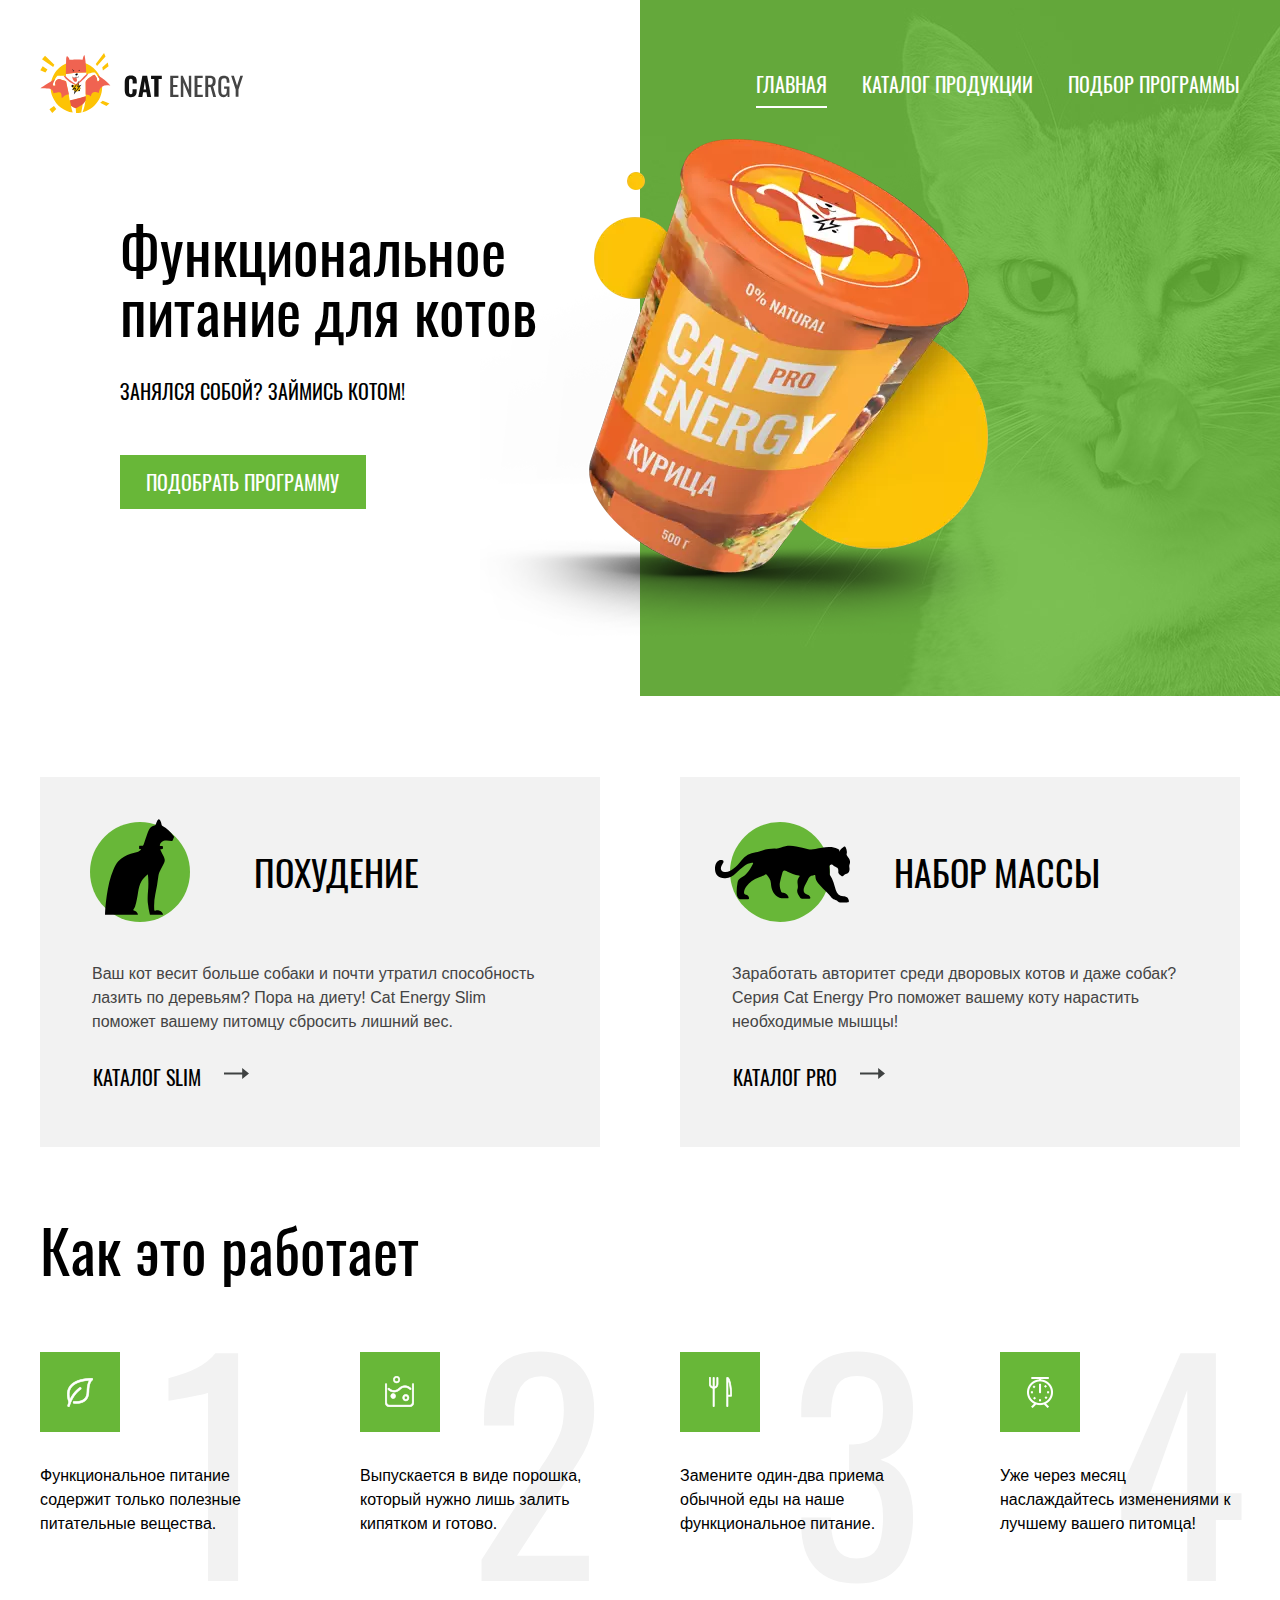
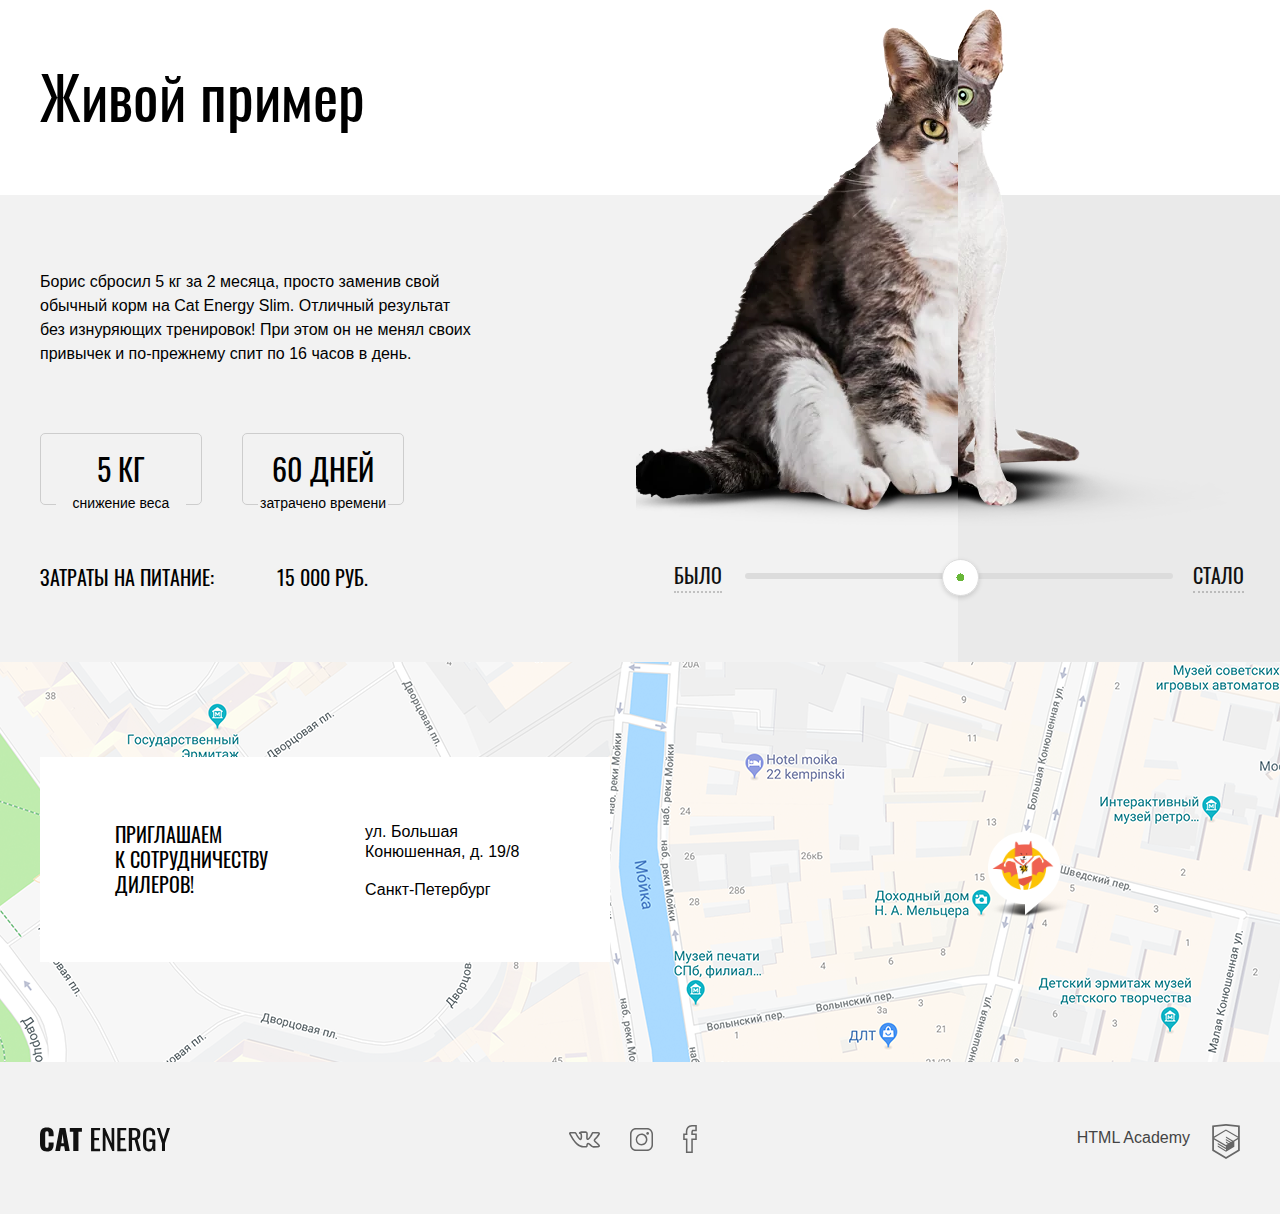
<file: index.html>
<!DOCTYPE html>
<html lang="ru">

<head>
  <meta charset="utf-8">
  <title>HTML Academy: Кэт энерджи</title>
  <meta name="viewport" content="width=device-width,initial-scale=1">
  <meta name="format-detection" content="telephone=no">
  <link href="css/style.min.css" rel="stylesheet">
  <link rel="preload" href="fonts/oswaldregular.woff2" as="font" crossorigin="anonymous">
  <link rel="preload" href="fonts/oswaldmedium.woff2" as="font" crossorigin="anonymous">
</head>

<body>

  <div style="display: none">
    <svg xmlns="http://www.w3.org/2000/svg" xmlns:xlink="http://www.w3.org/1999/xlink">
      <symbol id="icon-cat-pro" viewbox="0 0 134 56">
        <path d="M123.1 5.8c1.2-1.9 2.7-3.4 4.5-4.6 1-.7 1.6-.7 2.2.6.8 1.9 1.5 3.9.9 6-.2.8-.1 1.4.4 2.1.6.8 1.1 1.6 1.6 2.3 1.3 1.9 1.8 3.9.9 6.2-.4 1-.4 2-.2 3.1.2 1 .2 2 0 3-.3 1.6-1.1 2.7-2.7 3.2-1.3.3-2.4.9-3.2 2-.2.3-.5.5-.9.5-1.2.2-4.2-2.5-4.2-3.7v-.6c.1-3.6-.1-3.9-3.4-5.4-.7-.3-1.3-.6-1.8-1.2-.6-.8-1.4-.7-2.3-.4-.8.4-1.4.9-1.3 1.9.3 2.4.4 4.8.3 7.3 0 .3.1.6.2.8 3.1 4.5 4.3 9.8 5.8 14.9 1.2 3.9 3.4 6 7.4 6.3.6 0 1.3.2 1.9.3 1.8.3 2.9 1.5 3.4 3.2.7 2.1.3 2.6-1.8 2.6h-6.5c-.9 0-1.6-.2-2.3-.8-1-1-2.2-1.4-3.4-2-1.3-.6-2.6-1.3-3.4-2.6-1.1-1.7-2.6-3.1-4-4.5-2.8-2.9-5.8-5.7-8.4-8.7-1.9-2.2-3.2-4.6-3.2-7.6 0-.9-.2-1.3-1.2-.9-.3.2-.7.3-1 .3-2.8 0-4.2 1.7-5.2 4.2-.9 2.1-2.1 4.1-3.2 6.2-.5 1.1-1 2.6-1 4.2 0 2.4.6 3.2 2.8 4 1.4.5 2.7 1 3.4 2.4.8 1.6.6 2-1.1 2.1h-6.8c-.9 0-1.5-.3-1.9-1.1l-1.8-3c-1-1.7-1.4-3.4-.7-5.4.6-1.7.3-3.6.1-5.3-.4-2.6 0-4.9 1.7-7 .6-.7.6-1-.4-1.2-4.1-.8-8-2.3-11.8-4.1 0 0-.1 0-.1-.1-3.2-1.2-3.8-1-4.7 2.3-.8 2.8-1.6 5.6-2.2 8.5-.7 3.2.1 6.2 1.1 9.2.4 1.2 1.6 1.1 2.5 1.4 2 .6 3.7 1.4 4.5 3.5.7 1.6.6 1.8-1.1 1.8-1.7 0-3.4-.1-5.2 0-1.6.1-2.8-.5-4.2-1.4-4.8-3.2-6.2-8.1-6.6-13.4-.2-3.3-2-5.9-4.1-8.4-.4-.5-.8-.7-1.4-.3-2.1 1.3-4.5 2.1-6.7 3-4.8 1.8-9 4.6-12.2 8.8-1.2 1.5-1.9 3.2-2.2 5.1-.3 1.8.2 2.6 2 3.1 1.9.6 2.7 1.5 2.9 3.4.1.8-.2 1.2-1 1.2h-8.1c-.6 0-1-.4-1.3-.8-1.3-1.6-1.9-3.5-1.9-5.5-.1-3.5.3-6.9.9-10.3.4-2.1 1.4-3.8 3.4-4.8 5.9-2.8 9-8.1 11.8-13.6.6-1.1.1-1.3-.9-1.2-2.9.3-5.4 1.6-7.7 3.2-3 2.1-5.7 4.6-8.3 7.1-2.9 2.7-6.2 4.6-10.3 4.9C3.1 32.5-.3 28.4 0 21.8c.1-2.3.9-4.4 2.4-6.1 1.2-1.3 2.6-2 4.5-1.5 1.5.4 1.9 1.2 1.3 2.7-.3.6-.7 1.1-1 1.7-.4.6-.8 1.3-1 2-1.1 3 .4 5.1 3.5 5.4 3.3.3 6-1.1 8.5-3.1 3-2.4 5.7-5.2 8-8.3 3.7-4.8 8.5-7.3 14.4-8.1 2.3-.3 4.3-1.3 6.5-1.9 4.1-1.2 8.3-1.9 12.7-1.8 2 .1 3.9-.3 5.8-1.1 4.9-2 10-2 15.1-1 4 .8 8 1.8 11.9 2.8 2.2.5 4.7.3 7-.2 4.4-1 8.9-1.9 13.4-2 3-.1 5.9.4 8.6 1.7 2 .9 2 .9 1.5 2.8z">
        </path>
      </symbol>
      <symbol id="icon-cat-slim" viewbox="0 0 70 97">
        <path d="M54.8 0h-.4c-.7.4-1.1.9-1.4 1.6-.6 1.1-1 2.3-1.3 3.4-.2.8-.7 1.2-1.5 1.3-2.3.4-4 1.7-5.2 3.7-.7 1.3-1.3 2.6-1.8 3.9-1.4 3.7-2.5 7.5-3.8 11.2-.7 1.9-.8 1.9-2.7 1.9-2.3 0-2.1-.4-2.1 2.1 0 .8.2 1.2 1.1 1.2.3 0 .7-.1.8.2.1.3-.2.5-.4.7-1.2 1.3-2.7 2-4.3 2.4-1.9.5-3.8.9-5.7 1.5-4.7 1.6-9.1 3.8-12.6 7.6-2.1 2.3-3.5 5-4.7 7.8-3.8 8.7-5.6 17.8-7 27-.6 4.3-1.1 8.6-1.5 13C.2 92.7 0 94.8 0 97h33.3c.1-.5-.1-.9-.2-1.3-.7-1.8-2.1-2.7-3.8-3.1-.7-.2-.8-.4-.4-.9.7-.9 1.2-2 1.6-3.1 1.6-4.8 2.3-9.8 3.1-14.8.6-3.8 1.5-7.4 3.4-10.8 1.5-2.5 3.3-4.6 5.6-6.4.8-.6.9-.6 1 .4.1.7.1 1.4.2 2.2.3 4.7.3 9.5-.2 14.2-.3 3.7-.5 7.4-.2 11 .4 4.3 1.2 8.4 2.2 12.6h13.3c-.3-2.2-2.1-4-4.2-4.4-1.3-.2-2.5-.1-3.8.2-.6.1-.8 0-.9-.6-.4-5.3-.1-10.6 1-15.8 1.3-6 2.4-12.1 3.1-18.2.3-2.5 1-4.8 2.3-7 1.2-2.1 2.2-4.3 3.4-6.5.9-1.7 1.1-3.4.4-5.2-.3-.7-.5-1.4-.9-2.1-1-2-2-3.9-2.9-5.9-.5-1-.4-1.1.7-1.1 1.6 0 1.6 0 1.7-1.6v-.7c0-.7-.3-1.1-1-1h-1.5c-.7 0-.9-.3-.7-1 .6-2.3 2.8-4.1 5.1-4.4 2.2-.3 4.4 0 6.6.4.6.1 1 0 1.3-.6.4-1 .8-2 1.3-3 .2-.4.2-.8-.1-1.1-3.2-4.2-6.7-8-11.4-10.4-.5-.3-.8-.6-.9-1.1-.3-1.4-.7-2.8-1.3-4.2-.3-.7-.6-1.3-1.4-1.7z">
        </path>
      </symbol>
      <symbol id="icon-close" viewbox="0 0 18 18">
        <path d="M18 1.3L16.7 0 9 7.7 1.3 0 0 1.3 7.7 9 0 16.7 1.3 18 9 10.3l7.7 7.7 1.3-1.3L10.3 9z"></path>
      </symbol>
      <symbol id="icon-fb-mobile" viewbox="0 0 10 19">
        <path d="M7.1 19H2v-8.8H0V5.8h1.9c-.1-2 .2-3.4 1.1-4.4C3.8.5 5 .1 6.5 0H10v4.2H7.2c-.1.2-.2.8-.2 1.6h3v4.4H7.1V19zm-4-1h2.8V9.1h2.9V6.8H5.9v-.5c0-1.4 0-2.6.7-3.1l.1-.1h2.1V1H6.5c-1.2.1-2 .4-2.6 1-.8.8-1 2.3-.8 4.2l.1.6H1.1v2.3h2V18z">
        </path>
      </symbol>
      <symbol id="icon-fb" viewbox="34.789 -4.709 13.518 27.75">
        <path d="M44.32 23.041h-6.816V10.137h-2.715V3.763h2.629c-.202-2.887.298-5 1.519-6.444 1.039-1.229 2.583-1.911 4.588-2.026l4.782-.001v6.15h-3.755c-.166.315-.251 1.093-.252 2.321h3.978v6.375H44.32v12.903zm-5.316-1.5h3.816V8.637h3.957V5.263h-3.953l-.016-.734c-.044-2.04.002-3.784 1.007-4.46l.19-.127h2.801v-3.15h-3.239c-1.557.091-2.711.581-3.485 1.496-1.041 1.231-1.41 3.298-1.099 6.144l.092.832h-2.786v3.375h2.715v12.902z">
        </path>
      </symbol>
      <symbol id="icon-gift" viewbox="0 0 55.5 60">
        <path d="M52.3 12.2h-7c.5-.7.8-1.4 1.1-2.2.6-2 .4-4.1-.6-5.9-1-1.8-2.6-3.1-4.6-3.7-2-.6-4.1-.4-5.9.6-3.6 2-6.2 6.1-7.6 9-1.4-2.9-4-7.1-7.6-9-3.8-2-8.5-.6-10.5 3.1-1.4 2.7-1.2 5.8.5 8.1h-7c-1.7 0-3.1 1.4-3.1 3.1v9.4c0 1.7 1.4 3.1 3.1 3.1H4v26.1c0 3.3 2.7 6 6 6h35.5c3.3 0 6-2.7 6-6V27.8h.8c1.7 0 3.1-1.4 3.1-3.1v-9.4c.1-1.7-1.3-3.1-3.1-3.1zM36.5 3c1.3-.7 2.7-.8 4.1-.4 1.3.4 2.4 1.3 3.1 2.6.7 1.3.8 2.7.4 4.1-.4 1.2-1.1 2.2-2.2 2.9H29.4C30.5 9.6 33 5 36.5 3zM11.7 5.2C13.2 2.6 16.4 1.6 19 3c3.5 1.9 6 6.6 7.1 9.1H13.5c-2.3-1.4-3.1-4.5-1.8-6.9zm14.8 22.6v13.7H6.4V27.8h20.1zM6.4 53.9v-10h20.2v13.7H10c-2 0-3.6-1.7-3.6-3.7zm39.1 3.7H28.9V43.9h20.2v10c0 2-1.6 3.7-3.6 3.7zm3.6-16.1H28.9V27.8h20.2v13.7zm4-16.8c0 .4-.3.7-.7.7H3.2c-.4 0-.7-.3-.7-.7v-9.4c0-.4.3-.7.7-.7h49.2c.4 0 .7.3.7.7v9.4z">
        </path>
      </symbol>
      <symbol id="icon-htmlacademy" viewbox="0 0 50 50">
        <path d="M30.2 5H30L10.3 7.1v36.2L30 55l19.7-11.7V7.1L30.2 5zm17 36.8L30 52 12.8 41.8V27l17.1 10.2V39l-11.7-7v1.8L30 40.9v1.9l-11.8-7v1.8l11.8 7 11.9-7.1v-7.6l5.3-3.2v15.1zm-.1-17l-4.7 2.8-2.2 1.3-10.3-6.1v1.8l8.8 5.3h-.1l-.2.1-1.3.7-7.3-4.3v1.8l5.8 3.4-1.4.9-4.3-2.6v1.8l2.9 1.7-2.9 1.7-17-10.1 17-10.2 17.2 10zm.1-1.8L29.9 12.8 12.8 23V9.4L30 7.6l17.2 1.8V23z">
        </path>
      </symbol>
      <symbol id="icon-insta-mobile" viewbox="0 0 16 16">
        <style>
          .st0 {
            fill: #231f20
          }
        </style>
        <path class="st0" d="M11.8 1C13.6 1 15 2.4 15 4.2v7.7c0 1.7-1.4 3.1-3.1 3.1H4.2C2.4 15 1 13.6 1 11.8V4.2C1 2.4 2.4 1 4.2 1h7.6m0-1H4.2C1.9 0 0 1.9 0 4.2v7.7C0 14.1 1.9 16 4.2 16h7.7c2.3 0 4.2-1.9 4.2-4.2V4.2C16 1.9 14.1 0 11.8 0z">
        </path>
        <path class="st0" d="M8 4.9c1.7 0 3.1 1.4 3.1 3.1 0 1.7-1.4 3.1-3.1 3.1-1.7 0-3.1-1.4-3.1-3.1 0-1.7 1.4-3.1 3.1-3.1m0-1C5.7 3.9 3.9 5.7 3.9 8s1.8 4.1 4.1 4.1 4.1-1.8 4.1-4.1S10.3 3.9 8 3.9z">
        </path>
        <circle class="st0" cx="12.3" cy="3.7" r=".9"></circle>
      </symbol>
      <symbol id="icon-insta" viewbox="-3 -3 23 23">
        <path d="M14.002-1.501C16.482-1.501 18.5.519 18.5 3v11c0 2.481-2.018 4.5-4.498 4.5H3.01A4.504 4.504 0 0 1-1.488 14V3C-1.488.519.53-1.5 3.01-1.5h10.992m0-1.5H3.01C-.29-3-2.987-.301-2.987 3v11.001C-2.987 17.299-.29 20 3.01 20h10.995C17.301 20 20 17.299 20 13.999V3c0-3.301-2.699-6-5.998-6z">
        </path>
        <path d="M8.506 4.078a4.434 4.434 0 0 1 4.429 4.428c0 2.44-1.989 4.43-4.429 4.43a4.434 4.434 0 0 1-4.428-4.43 4.431 4.431 0 0 1 4.428-4.428m0-1.5a5.929 5.929 0 0 0 0 11.855c3.274 0 5.926-2.653 5.926-5.927S11.78 2.578 8.506 2.578z">
        </path>
        <circle cx="14.646" cy="2.379" r="1.341"></circle>
      </symbol>
      <symbol id="icon-mail" viewbox="0 0 17 13">
        <path d="M15.6 11.6H1.4V5.8H0V13h17V5.8h-1.4v5.8zM0 0v2.3l8.5 7.1L17 2.3V0H0zm15.6 1.6L8.5 7.5 1.4 1.6v-.2h14.2v.2z">
        </path>
      </symbol>
      <symbol id="icon-mobile-menu" viewbox="0 0 24 18">
        <path d="M0 16h24v2H0zm0-8h24v2H0zm0-8h24v2H0z"></path>
      </symbol>
      <symbol id="icon-phone" viewbox="0 0 20 20">
        <path d="M17.9,9.4H9.4v1.2h8.5l-2.1,2.1l0.9,0.9l3.1-3.1c0.2-0.2,0.2-0.6,0-0.9l-3.1-3.1l-0.9,0.9L17.9,9.4z">
        </path>
      </symbol>
      <symbol id="icon-plus-mobile" viewbox="0 0 30 30">
        <path fill="#231f20" d="M30 14H16V0h-2v14H0v2h14v14h2V16h14z"></path>
      </symbol>
      <symbol id="icon-plus" viewbox="0 0 60 60">
        <path fill="#231f20" d="M60 29.5H30.5V0h-1v29.5H0v1h29.5V60h1V30.5H60z"></path>
      </symbol>
      <symbol id="icon-right-arrow-long" viewbox="0 0 24.2 11">
        <path fill="#3f4242" d="M17.6 0l6.6 5.5-6.6 5.5V6.6H0V4.4h17.6z"></path>
      </symbol>
      <symbol id="icon-right-arrow-verylong" viewbox="0 0 32 11">
        <path fill="#3f4242" d="M25.4 0L32 5.5 25.4 11V6.6H0V4.4h25.4z"></path>
      </symbol>
      <symbol id="icon-tick" viewbox="0 0 21.1 15.5">
        <path d="M20.1 0L7.7 13.3 1 6.1 0 7.2l7.6 8.2.1.1L21 1.2l.1-.1z"></path>
      </symbol>
      <symbol id="icon-vk-mobile" viewbox="0 0 22 12">
        <path d="M17.6 12c-.3 0-.9-.1-1.5-.5-.5-.3-.9-.7-1.3-1.2-.3-.3-.9-.9-1.1-.9-.2.1-.4.7-.3 1.2 0 .1 0 .6-.3.9-.3.3-.8.4-.9.4h-1.4c-.7 0-3.2-.2-5.4-2.3C2.5 7.1.2 2.2.1 2 0 1.6-.1 1.2.2.9c.3-.3.8-.4 1-.4h3.1c.1 0 .4.1.7.3.3.2.4.5.5.6 0 0 .5 1.1 1.1 2 1 1.5 1.4 1.9 1.5 2 .1-.4.2-1.4.1-2.3 0-.4-.1-.8-.2-1-.1-.1-.3-.2-.5-.2l-.6-.5c0-.5.5-.9.9-1.1.5-.2 1.3-.3 2.3-.3h.5c.9 0 1.2.1 1.6.1 1.2.3 1.2 1.3 1.1 2.5v1.6c0 .3 0 .8.1 1 .2-.1.6-.5 1.5-1.9.6-.9 1-1.9 1.1-2.1.1-.3.4-.7 1.2-.7h3.4c.7 0 1.2.2 1.3.7.2.5.1 1.3-1.7 3.5-.3.3-.5.6-.7.9-.5.4-.9 1-.9 1.1 0 .1.5.5.9.9 1.1.9 1.9 1.7 2.2 2.3.4.6.3 1 .2 1.3-.3.7-1.2.7-1.4.8h-2.9zm-3.9-3.7c.7 0 1.2.6 1.8 1.2.4.4.7.8 1.1 1 .5.3 1 .3 1 .3h2.9c.1 0 .3-.1.4-.1 0 0 0-.1-.1-.1-.3-.5-1-1.3-2-2.1-.9-.7-1.3-1.1-1.4-1.7 0-.6.4-1.1 1.2-2.1.2-.2.4-.5.7-.8 1.1-1.4 1.4-2 1.5-2.3h-3.9c0 .4-.5 1.5-1.1 2.4-1.4 2.1-2 2.4-2.5 2.4-.1 0-.3 0-.4-.1-.7-.4-.7-1.4-.7-2.1V2.6c.1-1.3 0-1.3-.3-1.4-.3-.1-.5-.1-1.4-.1H10c-.5 0-1 0-1.4.1l.2.2c.4.5.4 1.5.4 1.7.1 1.3 0 2.9-.7 3.3-.1 0-.2.1-.4.1-.6 0-1.3-.7-2.5-2.5C5 2.9 4.5 1.8 4.5 1.8s0-.1-.1-.1-.2-.1-.2-.1h-3c.4.9 2.5 5 4.8 7.2 2 1.9 4.3 2 4.7 2h1.4s.2 0 .2-.1v-.1c0-.2 0-2 1.2-2.3h.2z">
        </path>
      </symbol>
      <symbol id="icon-vk" viewbox="3.007 11.628 30.004 15.761">
        <path d="M26.945 27.388c-.386 0-1.17-.082-2.075-.632-.642-.385-1.223-.968-1.784-1.532-.438-.44-1.171-1.177-1.447-1.177-.268.075-.481.921-.476 1.569.004.113-.001.774-.468 1.213-.425.4-1.088.485-1.216.498l-1.926.007c-.967 0-4.358-.218-7.429-3.021-3.674-3.358-6.835-9.798-6.968-10.07-.197-.462-.248-1.066.152-1.482.392-.413 1.081-.472 1.359-.479l4.083-.024.115.008c.091.014.567.095.957.349.388.247.59.651.626.73.01.021.649 1.432 1.475 2.684 1.312 1.99 1.896 2.455 2.103 2.562.188-.417.277-1.7.187-2.871.001-.493-.101-1.098-.252-1.278-.112-.134-.426-.253-.778-.294l-.722-.691c-.096-.658.635-1.226 1.149-1.446.737-.316 1.792-.382 3.147-.382l.71.005c1.235.012 1.622.081 2.149.191 1.702.361 1.64 1.729 1.567 3.312-.021.464-.046 1.001-.046 1.621 0 .151-.005.312-.011.479-.012.38-.032 1.038.093 1.304.219-.145.852-.665 2.072-2.483.783-1.165 1.4-2.539 1.517-2.803l.001-.001c.182-.43.608-.941 1.613-.946l4.274-.024c.012-.003.172-.016.377-.016.98 0 1.597.287 1.832.854.269.65.169 1.657-2.354 4.605-.37.432-.697.804-.982 1.127-.598.678-1.216 1.379-1.237 1.595.053.169.662.665 1.252 1.145 1.53 1.247 2.528 2.264 3.033 3.073.522.759.429 1.33.258 1.677-.424.864-1.638.973-1.877.985l-3.79.047a2.525 2.525 0 0 1-.263.012zm-5.307-4.84c.899 0 1.682.786 2.511 1.618.497.5 1.011 1.016 1.496 1.307.727.44 1.316.421 1.398.412l.103-.009 3.805-.047c.171-.012.411-.073.536-.136a1.167 1.167 0 0 0-.098-.167c-.449-.718-1.388-1.659-2.686-2.718-1.184-.963-1.801-1.465-1.865-2.244-.066-.805.493-1.439 1.607-2.703.28-.318.604-.685.967-1.109 1.559-1.821 1.957-2.64 2.058-2.956-.17-.029-.648-.021-.678-.018l-4.361.028c-.191.001-.249.035-.249.036-.176.414-.812 1.812-1.644 3.05-1.895 2.82-2.785 3.2-3.407 3.201-.204 0-.396-.05-.569-.148-1.003-.569-.963-1.834-.934-2.757.005-.149.01-.295.01-.431 0-.646.025-1.207.048-1.689.076-1.68.016-1.692-.379-1.776-.409-.086-.705-.147-1.856-.159l-.693-.005c-.624 0-1.343.014-1.906.098.092.074.18.157.259.251.588.704.604 1.951.601 2.194.13 1.646.061 3.796-1.018 4.313a1.365 1.365 0 0 1-.597.137c-.926 0-1.854-.885-3.425-3.267a22.863 22.863 0 0 1-1.587-2.887.47.47 0 0 0-.075-.094 1.133 1.133 0 0 0-.32-.116l-4.001.024c-.021.001-.045.002-.07.005.591 1.189 3.426 6.592 6.519 9.419 2.74 2.502 5.826 2.629 6.417 2.629l1.851-.003c.046-.01.218-.062.269-.1-.019.018-.01-.053-.01-.097-.003-.265.012-2.595 1.578-3.034.126-.034.259-.052.395-.052z">
        </path>
      </symbol>
    </svg>
  </div>

  <div class="wrapper">

    <header class="header">
      <a class="header__logo" href="index.html">
        <picture>
          <source media="(min-width: 1200px)" srcset="img/logo-desktop.svg">
          <source media="(min-width: 768px)" srcset="img/logo-tablet.svg">
          <img class="header__logo-image" src="img/logo-mobile.svg" width="191" height="39" alt="Cat energy logo">
        </picture>
      </a>
      <nav class="site-nav site-nav--opened site-nav--nojs">
        <button class="site-nav__toggle" type="button"><span class="visually-hidden">Открыть меню</span></button>
        <ul class="site-nav__list">
          <li class="site-nav__item"><a href="index.html" class="site-nav__link site-nav__link--index site-nav__link--active site-nav__link--active-index ">Главная</a>
          </li>
          <li class="site-nav__item"><a href="catalog.html" class="site-nav__link site-nav__link--index">Каталог
              продукции</a></li>
          <li class="site-nav__item"><a href="form.html" class="site-nav__link site-nav__link--index">Подбор
              программы</a></li>
        </ul>
      </nav>
    </header>

    <main class="main">

      <section class="promo-block">
        <h1 class="promo-block__title">Функциональное питание для котов</h1>
        <p class="promo-block__slogan">Занялся собой? Займись котом!</p>
        <picture>
          <source type="image/webp" media="(min-width: 1200px)" srcset="img/index-can-desktop@1x.webp 1x, img/index-can-desktop@2x.webp 2x">
          <source type="image/webp" media="(min-width: 768px)" srcset="img/index-can-tablet@1x.webp 1x, img/index-can-tablet@2x.webp 2x">
          <source type="image/webp" srcset="img/index-can-mobile@1x.webp 1x, img/index-can-mobile@2x.webp 2x">
          <source type="image/png" media="(min-width: 1200px)" srcset="img/index-can-desktop@1x.png 1x, img/index-can-desktop@2x.png 2x">
          <source type="image/jpg" media="(min-width: 768px)" srcset="img/index-can-tablet@1x.jpg 1x, img/index-can-tablet@2x.jpg 2x">
          <img class="promo-block__product" src="img/index-can-mobile@1x.png" srcset="img/index-can-mobile@2x.png" alt="Cat energy product">
        </picture>
        <a href="form.html" class="promo-block__btn button button--small">Подобрать программу</a>
      </section>
      <div class="main__wrapper">
      <section class="programs">
        <h2 class="visually-hidden">Варианты программ</h2>
        <article class="programs__item programs-card">
          <div class="programs-card__icon">
            <svg class="programs-card__icon-item programs-card__icon-item--slim" width="35" height="50">
              <use xlink:href="#icon-cat-slim"></use>
            </svg>
          </div>
          <h3 class="programs-card__title">Похудение</h3>
          <p class="programs-card__description">
            Ваш кот весит больше собаки и почти утратил способность лазить по деревьям? Пора на диету! Cat Energy Slim
            поможет вашему питомцу сбросить лишний вес.
          </p>
          <a href="form.html" class="programs-card__link">Каталог SLIM</a>
        </article>
        <article class="programs__item programs-card">
          <div class="programs-card__icon">
            <svg class="programs-card__icon-item programs-card__icon-item--pro" width="69" height="28">
              <use xlink:href="#icon-cat-pro"></use>
            </svg>
          </div>
          <h3 class="programs-card__title">Набор массы</h3>
          <p class="programs-card__description">
            Заработать авторитет среди дворовых котов и даже собак? Серия Cat Energy Pro поможет вашему коту нарастить
            необходимые мышцы!
          </p>
          <a href="form.html" class="programs-card__link">Каталог PRO</a>
        </article>
      </section>

      <section class="main__adventages advantages">
        <h2 class="advantages__title">Как это работает</h2>
        <ul class="advantages__list">
          <li class="advantages__item advantages__item--benefit">
            Функциональное питание содержит только полезные питательные вещества.
          </li>
          <li class="advantages__item advantages__item--usability">
            Выпускается в виде порошка, который нужно лишь залить кипятком и готово.
          </li>
          <li class="advantages__item advantages__item--economy">
            Замените один-два приема обычной еды на наше функциональное питание.
          </li>
          <li class="advantages__item advantages__item--result">
            Уже через месяц наслаждайтесь изменениями к лучшему вашего питомца!
          </li>
        </ul>
      </section>

      <section class="example">
        <h2 class="example__title">Живой пример</h2>
        <div class="example__container">
          <div class="example__wrapper">
            <p class="example__description">Борис сбросил 5 кг за 2 месяца, просто заменив свой обычный корм на Cat
              Energy
              Slim. Отличный результат без изнуряющих тренировок! При этом он не менял своих привычек и по-прежнему спит
              по 16 часов в день.
            </p>
            <div class="example__result result">
              <div class="result__list">
                <div class="result__item result__item--weight">
                  <span class="result__value">5 кг</span>
                  <span class="result__info">снижение веса</span>
                </div>
                <div class="result__item result__item--cost">
                  <span class="result__value">60 дней</span>
                  <span class="result__info">затрачено времени</span>
                </div>
              </div>
              <p class="result__cost"><span>Затраты на питание:</span><span>15 000 руб.</span></p>
            </div>
          </div>

          <div class="example__slider slider">
            <h3 class="visually-hidden">Пример изменений вашего кота</h3>
            <div class="slider__wrapper">
              <div class="slider__img-wrapper">
                <picture>
                  <source type="image/webp" media="(min-width: 1200px)" srcset="img/before-desktop@1x.webp 1x, img/before-desktop@2x.webp 2x">
                  <source type="image/png" media="(min-width: 1200px)" srcset="img/before-desktop@1x.png 1x, img/before-desktop@2x.png 2x">
                  <source type="image/webp" media="(min-width: 768px)" srcset="img/before-tablet@1x.webp 1x, img/before-tablet@2x.webp 2x">
                  <source type="image/png" media="(min-width: 768px)" srcset="img/before-tablet@1x.png 1x, img/before-tablet@2x.png 2x">
                  <source type="image/webp" srcset="img/before-mobile@1x.webp 1x, img/before-mobile@2x.webp 2x">
                  <img src="img/before-mobile@1x.png" srcset="img/before-mobile@2x.png 2x" class="slider__img" width="320" height="240" alt="Кот до питания Cat Energy">
                </picture>
              </div>
              <div class="slider__img-wrapper">
                <picture>
                  <source type="image/webp" media="(min-width: 1200px)" srcset="img/after-desktop@1x.webp 1x, img/after-desktop@2x.webp 2x">
                  <source type="image/png" media="(min-width: 1200px)" srcset="img/after-desktop@1x.png 1x, img/after-desktop@2x.png 2x">
                  <source type="image/webp" media="(min-width: 768px)" srcset="img/after-tablet@1x.webp 1x,img/after-tablet@2x.webp 2x">
                  <source type="image/png" media="(min-width: 768px)" srcset="img/after-tablet@1x.png 1x, img/after-tablet@2x.png 2x">
                  <source type="image/webp" media="(min-width: 768px)" srcset="img/after-mobile@1x.webp 1x, img/after-mobile@2x.webp 2x">
                  <img class="slider__img" src="img/after-mobile@1x.png" srcset="img/after-mobile@2x.png 2x" width="320" height="240" alt="Кот после питания Cat Energy">
                </picture>
              </div>
            </div>
            <div class="slider__range">
              <button type="button" class="slider__range-btn slider__range-btn--before">Было</button>
              <div class="slider__range-field">
                <div class="slider__range-slider"></div>
              </div>
              <button type="button" class="slider__range-btn slider__range-btn--after">Стало</button>
            </div>
          </div>
        </div>
      </section>
      </div>
    </main>

    <footer class="footer">
      <section class="footer__contacts contacts">
        <div class="contacts__wrapper contacts__wrapper--index">
          <h2 class="contacts__title"><span>Приглашаем</span> к сотрудничеству дилеров!</h2>
          <p class="contacts__addres">ул. Большая Конюшенная, д. 19/8 <span>Санкт-Петербург</span></p>
        </div>
        <div class="contacts__map" id="map">
          <span class="visually-hidden">Карта</span>
          <script src="https://api-maps.yandex.ru/2.1/?lang=ru_RU&amp;apikey=e8de7724-4389-4305-9e95-dcaf82fd0420" type="text/javascript"></script>
        </div>
      </section>
      <div class="footer__container">
        <a href="#" class="footer__logo">
          <img class="footer__logo-image" src="img/logo-footer.svg" width="130" height="25" alt="Cat energy">
        </a>
        <div class="footer__social social">
          <ul class="social__list">
            <li class="social__item">
              <a class="social__link social__link--vkontakte" href="https://vk.com/htmlacademy"><span class="visually-hidden">Мы в Вконтакте</span>
                <svg class="social__icon social__icon--vk" width="22" height="12">
                  <use xlink:href="#icon-vk"></use>
                </svg>
              </a>
            </li>
            <li class="social__item">
              <a class="social__link social__link--instagram" href="https://www.instagram.com/htmlacademy">
                <span class="visually-hidden">Мы в Инстаграме</span>
                <svg class="social__icon social__icon--insta" width="16" height="16">
                  <use xlink:href="#icon-insta"></use>
                </svg>
              </a>
            </li>
            <li class="social__item">
              <a class="social__link social__link--facebook" href="https://www.facebook.com/htmlacademy">
                <span class="visually-hidden">Мы в Фейсбуке</span>
                <svg class="social__icon social__icon--fb" width="10" height="19">
                  <use xlink:href="#icon-fb"></use>
                </svg>
              </a>
            </li>
          </ul>
        </div>
        <div class="footer__copyright copyright">
          <a class="copyright__link" href="https://htmlacademy.ru/intensive/adaptive">
            <span>HTML Academy</span>
            <svg class="copyriht__icon" width="35" height="50">
              <use xlink:href="#icon-htmlacademy"></use>
            </svg>
          </a>
        </div>
      </div>
    </footer>
  </div>
  <script src="js/menu.js"></script>
  <script src="js/map.js" type="text/javascript"></script>
  <script src="js/picturefill.min.js"></script>
</body>


</html>
</file>
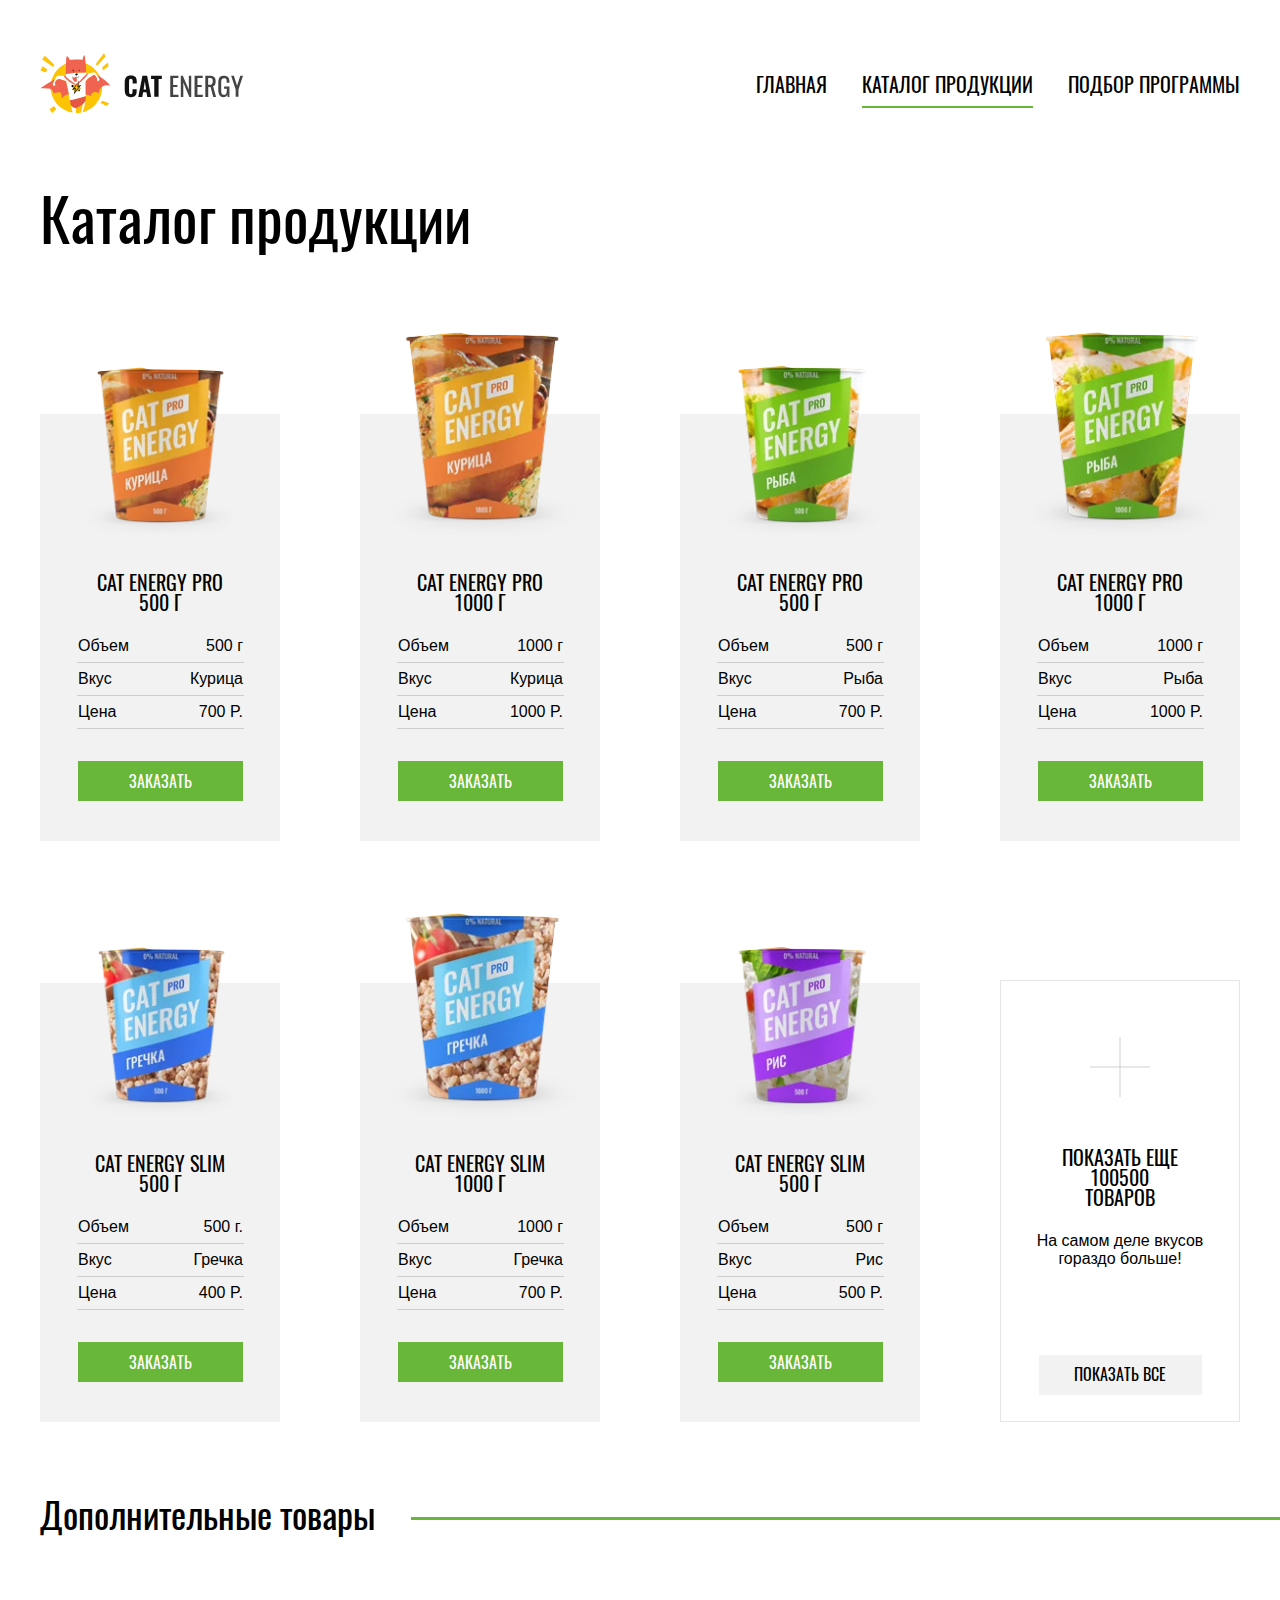
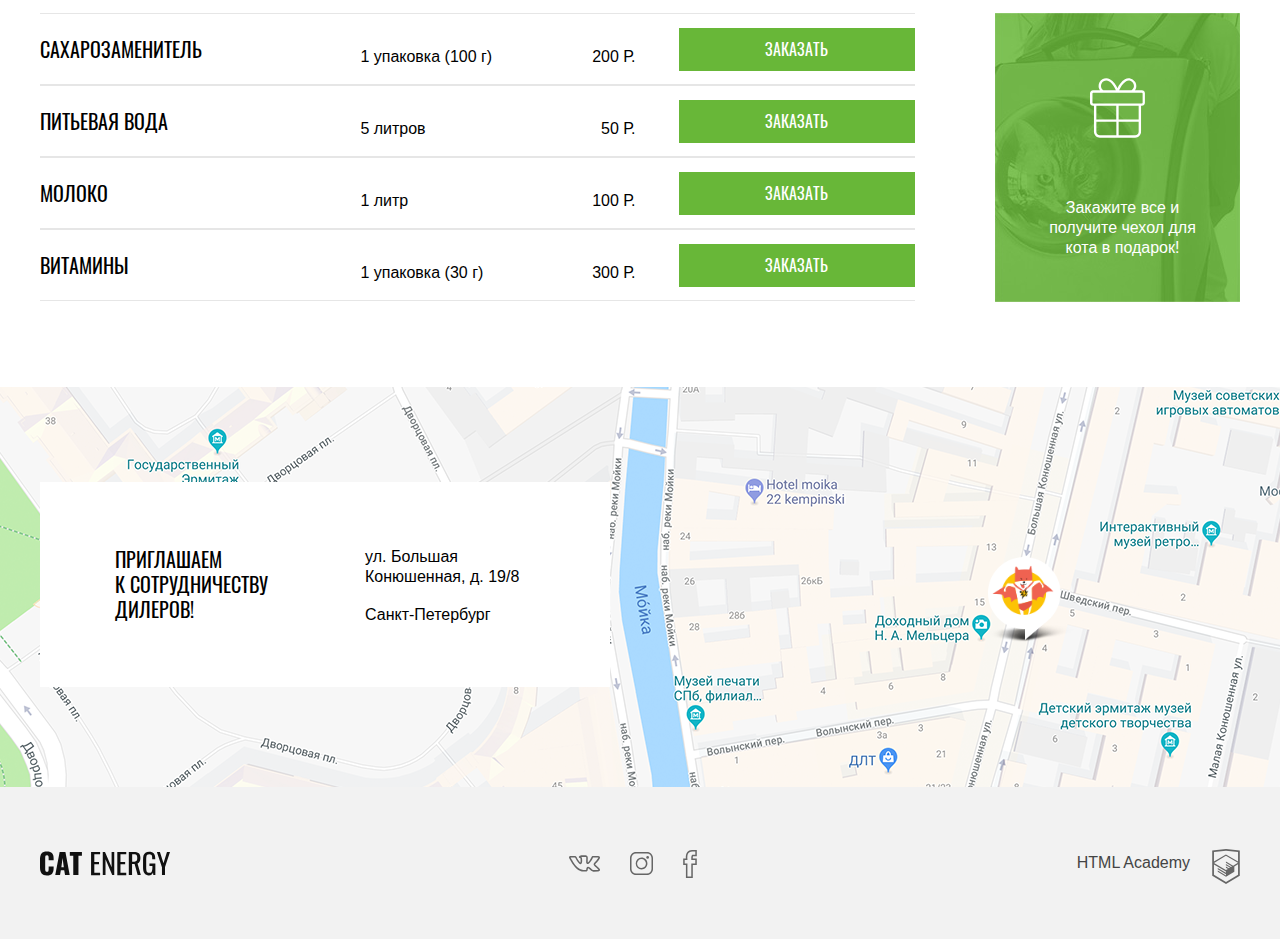
<file: catalog.html>
<!DOCTYPE html>
<html lang="ru">

<head>
  <meta charset="utf-8">
  <title>Каталог Кэт энерджи</title>
  <meta name="viewport" content="width=device-width,initial-scale=1">
  <meta name="format-detection" content="telephone=no">
  <link href="css/style.min.css" rel="stylesheet">
  <link rel="preload" href="fonts/oswaldregular.woff2" as="font" crossorigin="anonymous">
  <link rel="preload" href="fonts/oswaldmedium.woff2" as="font" crossorigin="anonymous">
</head>

<body>

  <div style="display: none">
    <svg xmlns="http://www.w3.org/2000/svg" xmlns:xlink="http://www.w3.org/1999/xlink">
      <symbol id="icon-cat-pro" viewbox="0 0 134 56">
        <path d="M123.1 5.8c1.2-1.9 2.7-3.4 4.5-4.6 1-.7 1.6-.7 2.2.6.8 1.9 1.5 3.9.9 6-.2.8-.1 1.4.4 2.1.6.8 1.1 1.6 1.6 2.3 1.3 1.9 1.8 3.9.9 6.2-.4 1-.4 2-.2 3.1.2 1 .2 2 0 3-.3 1.6-1.1 2.7-2.7 3.2-1.3.3-2.4.9-3.2 2-.2.3-.5.5-.9.5-1.2.2-4.2-2.5-4.2-3.7v-.6c.1-3.6-.1-3.9-3.4-5.4-.7-.3-1.3-.6-1.8-1.2-.6-.8-1.4-.7-2.3-.4-.8.4-1.4.9-1.3 1.9.3 2.4.4 4.8.3 7.3 0 .3.1.6.2.8 3.1 4.5 4.3 9.8 5.8 14.9 1.2 3.9 3.4 6 7.4 6.3.6 0 1.3.2 1.9.3 1.8.3 2.9 1.5 3.4 3.2.7 2.1.3 2.6-1.8 2.6h-6.5c-.9 0-1.6-.2-2.3-.8-1-1-2.2-1.4-3.4-2-1.3-.6-2.6-1.3-3.4-2.6-1.1-1.7-2.6-3.1-4-4.5-2.8-2.9-5.8-5.7-8.4-8.7-1.9-2.2-3.2-4.6-3.2-7.6 0-.9-.2-1.3-1.2-.9-.3.2-.7.3-1 .3-2.8 0-4.2 1.7-5.2 4.2-.9 2.1-2.1 4.1-3.2 6.2-.5 1.1-1 2.6-1 4.2 0 2.4.6 3.2 2.8 4 1.4.5 2.7 1 3.4 2.4.8 1.6.6 2-1.1 2.1h-6.8c-.9 0-1.5-.3-1.9-1.1l-1.8-3c-1-1.7-1.4-3.4-.7-5.4.6-1.7.3-3.6.1-5.3-.4-2.6 0-4.9 1.7-7 .6-.7.6-1-.4-1.2-4.1-.8-8-2.3-11.8-4.1 0 0-.1 0-.1-.1-3.2-1.2-3.8-1-4.7 2.3-.8 2.8-1.6 5.6-2.2 8.5-.7 3.2.1 6.2 1.1 9.2.4 1.2 1.6 1.1 2.5 1.4 2 .6 3.7 1.4 4.5 3.5.7 1.6.6 1.8-1.1 1.8-1.7 0-3.4-.1-5.2 0-1.6.1-2.8-.5-4.2-1.4-4.8-3.2-6.2-8.1-6.6-13.4-.2-3.3-2-5.9-4.1-8.4-.4-.5-.8-.7-1.4-.3-2.1 1.3-4.5 2.1-6.7 3-4.8 1.8-9 4.6-12.2 8.8-1.2 1.5-1.9 3.2-2.2 5.1-.3 1.8.2 2.6 2 3.1 1.9.6 2.7 1.5 2.9 3.4.1.8-.2 1.2-1 1.2h-8.1c-.6 0-1-.4-1.3-.8-1.3-1.6-1.9-3.5-1.9-5.5-.1-3.5.3-6.9.9-10.3.4-2.1 1.4-3.8 3.4-4.8 5.9-2.8 9-8.1 11.8-13.6.6-1.1.1-1.3-.9-1.2-2.9.3-5.4 1.6-7.7 3.2-3 2.1-5.7 4.6-8.3 7.1-2.9 2.7-6.2 4.6-10.3 4.9C3.1 32.5-.3 28.4 0 21.8c.1-2.3.9-4.4 2.4-6.1 1.2-1.3 2.6-2 4.5-1.5 1.5.4 1.9 1.2 1.3 2.7-.3.6-.7 1.1-1 1.7-.4.6-.8 1.3-1 2-1.1 3 .4 5.1 3.5 5.4 3.3.3 6-1.1 8.5-3.1 3-2.4 5.7-5.2 8-8.3 3.7-4.8 8.5-7.3 14.4-8.1 2.3-.3 4.3-1.3 6.5-1.9 4.1-1.2 8.3-1.9 12.7-1.8 2 .1 3.9-.3 5.8-1.1 4.9-2 10-2 15.1-1 4 .8 8 1.8 11.9 2.8 2.2.5 4.7.3 7-.2 4.4-1 8.9-1.9 13.4-2 3-.1 5.9.4 8.6 1.7 2 .9 2 .9 1.5 2.8z">
        </path>
      </symbol>
      <symbol id="icon-cat-slim" viewbox="0 0 70 97">
        <path d="M54.8 0h-.4c-.7.4-1.1.9-1.4 1.6-.6 1.1-1 2.3-1.3 3.4-.2.8-.7 1.2-1.5 1.3-2.3.4-4 1.7-5.2 3.7-.7 1.3-1.3 2.6-1.8 3.9-1.4 3.7-2.5 7.5-3.8 11.2-.7 1.9-.8 1.9-2.7 1.9-2.3 0-2.1-.4-2.1 2.1 0 .8.2 1.2 1.1 1.2.3 0 .7-.1.8.2.1.3-.2.5-.4.7-1.2 1.3-2.7 2-4.3 2.4-1.9.5-3.8.9-5.7 1.5-4.7 1.6-9.1 3.8-12.6 7.6-2.1 2.3-3.5 5-4.7 7.8-3.8 8.7-5.6 17.8-7 27-.6 4.3-1.1 8.6-1.5 13C.2 92.7 0 94.8 0 97h33.3c.1-.5-.1-.9-.2-1.3-.7-1.8-2.1-2.7-3.8-3.1-.7-.2-.8-.4-.4-.9.7-.9 1.2-2 1.6-3.1 1.6-4.8 2.3-9.8 3.1-14.8.6-3.8 1.5-7.4 3.4-10.8 1.5-2.5 3.3-4.6 5.6-6.4.8-.6.9-.6 1 .4.1.7.1 1.4.2 2.2.3 4.7.3 9.5-.2 14.2-.3 3.7-.5 7.4-.2 11 .4 4.3 1.2 8.4 2.2 12.6h13.3c-.3-2.2-2.1-4-4.2-4.4-1.3-.2-2.5-.1-3.8.2-.6.1-.8 0-.9-.6-.4-5.3-.1-10.6 1-15.8 1.3-6 2.4-12.1 3.1-18.2.3-2.5 1-4.8 2.3-7 1.2-2.1 2.2-4.3 3.4-6.5.9-1.7 1.1-3.4.4-5.2-.3-.7-.5-1.4-.9-2.1-1-2-2-3.9-2.9-5.9-.5-1-.4-1.1.7-1.1 1.6 0 1.6 0 1.7-1.6v-.7c0-.7-.3-1.1-1-1h-1.5c-.7 0-.9-.3-.7-1 .6-2.3 2.8-4.1 5.1-4.4 2.2-.3 4.4 0 6.6.4.6.1 1 0 1.3-.6.4-1 .8-2 1.3-3 .2-.4.2-.8-.1-1.1-3.2-4.2-6.7-8-11.4-10.4-.5-.3-.8-.6-.9-1.1-.3-1.4-.7-2.8-1.3-4.2-.3-.7-.6-1.3-1.4-1.7z">
        </path>
      </symbol>
      <symbol id="icon-close" viewbox="0 0 18 18">
        <path d="M18 1.3L16.7 0 9 7.7 1.3 0 0 1.3 7.7 9 0 16.7 1.3 18 9 10.3l7.7 7.7 1.3-1.3L10.3 9z"></path>
      </symbol>
      <symbol id="icon-fb-mobile" viewbox="0 0 10 19">
        <path d="M7.1 19H2v-8.8H0V5.8h1.9c-.1-2 .2-3.4 1.1-4.4C3.8.5 5 .1 6.5 0H10v4.2H7.2c-.1.2-.2.8-.2 1.6h3v4.4H7.1V19zm-4-1h2.8V9.1h2.9V6.8H5.9v-.5c0-1.4 0-2.6.7-3.1l.1-.1h2.1V1H6.5c-1.2.1-2 .4-2.6 1-.8.8-1 2.3-.8 4.2l.1.6H1.1v2.3h2V18z">
        </path>
      </symbol>
      <symbol id="icon-fb" viewbox="34.789 -4.709 13.518 27.75">
        <path d="M44.32 23.041h-6.816V10.137h-2.715V3.763h2.629c-.202-2.887.298-5 1.519-6.444 1.039-1.229 2.583-1.911 4.588-2.026l4.782-.001v6.15h-3.755c-.166.315-.251 1.093-.252 2.321h3.978v6.375H44.32v12.903zm-5.316-1.5h3.816V8.637h3.957V5.263h-3.953l-.016-.734c-.044-2.04.002-3.784 1.007-4.46l.19-.127h2.801v-3.15h-3.239c-1.557.091-2.711.581-3.485 1.496-1.041 1.231-1.41 3.298-1.099 6.144l.092.832h-2.786v3.375h2.715v12.902z">
        </path>
      </symbol>
      <symbol id="icon-gift" viewbox="0 0 55.5 60">
        <path d="M52.3 12.2h-7c.5-.7.8-1.4 1.1-2.2.6-2 .4-4.1-.6-5.9-1-1.8-2.6-3.1-4.6-3.7-2-.6-4.1-.4-5.9.6-3.6 2-6.2 6.1-7.6 9-1.4-2.9-4-7.1-7.6-9-3.8-2-8.5-.6-10.5 3.1-1.4 2.7-1.2 5.8.5 8.1h-7c-1.7 0-3.1 1.4-3.1 3.1v9.4c0 1.7 1.4 3.1 3.1 3.1H4v26.1c0 3.3 2.7 6 6 6h35.5c3.3 0 6-2.7 6-6V27.8h.8c1.7 0 3.1-1.4 3.1-3.1v-9.4c.1-1.7-1.3-3.1-3.1-3.1zM36.5 3c1.3-.7 2.7-.8 4.1-.4 1.3.4 2.4 1.3 3.1 2.6.7 1.3.8 2.7.4 4.1-.4 1.2-1.1 2.2-2.2 2.9H29.4C30.5 9.6 33 5 36.5 3zM11.7 5.2C13.2 2.6 16.4 1.6 19 3c3.5 1.9 6 6.6 7.1 9.1H13.5c-2.3-1.4-3.1-4.5-1.8-6.9zm14.8 22.6v13.7H6.4V27.8h20.1zM6.4 53.9v-10h20.2v13.7H10c-2 0-3.6-1.7-3.6-3.7zm39.1 3.7H28.9V43.9h20.2v10c0 2-1.6 3.7-3.6 3.7zm3.6-16.1H28.9V27.8h20.2v13.7zm4-16.8c0 .4-.3.7-.7.7H3.2c-.4 0-.7-.3-.7-.7v-9.4c0-.4.3-.7.7-.7h49.2c.4 0 .7.3.7.7v9.4z">
        </path>
      </symbol>
      <symbol id="icon-htmlacademy" viewbox="0 0 50 50">
        <path d="M30.2 5H30L10.3 7.1v36.2L30 55l19.7-11.7V7.1L30.2 5zm17 36.8L30 52 12.8 41.8V27l17.1 10.2V39l-11.7-7v1.8L30 40.9v1.9l-11.8-7v1.8l11.8 7 11.9-7.1v-7.6l5.3-3.2v15.1zm-.1-17l-4.7 2.8-2.2 1.3-10.3-6.1v1.8l8.8 5.3h-.1l-.2.1-1.3.7-7.3-4.3v1.8l5.8 3.4-1.4.9-4.3-2.6v1.8l2.9 1.7-2.9 1.7-17-10.1 17-10.2 17.2 10zm.1-1.8L29.9 12.8 12.8 23V9.4L30 7.6l17.2 1.8V23z">
        </path>
      </symbol>
      <symbol id="icon-insta-mobile" viewbox="0 0 16 16">
        <style>
          .st0 {
            fill: #231f20
          }
        </style>
        <path class="st0" d="M11.8 1C13.6 1 15 2.4 15 4.2v7.7c0 1.7-1.4 3.1-3.1 3.1H4.2C2.4 15 1 13.6 1 11.8V4.2C1 2.4 2.4 1 4.2 1h7.6m0-1H4.2C1.9 0 0 1.9 0 4.2v7.7C0 14.1 1.9 16 4.2 16h7.7c2.3 0 4.2-1.9 4.2-4.2V4.2C16 1.9 14.1 0 11.8 0z">
        </path>
        <path class="st0" d="M8 4.9c1.7 0 3.1 1.4 3.1 3.1 0 1.7-1.4 3.1-3.1 3.1-1.7 0-3.1-1.4-3.1-3.1 0-1.7 1.4-3.1 3.1-3.1m0-1C5.7 3.9 3.9 5.7 3.9 8s1.8 4.1 4.1 4.1 4.1-1.8 4.1-4.1S10.3 3.9 8 3.9z">
        </path>
        <circle class="st0" cx="12.3" cy="3.7" r=".9"></circle>
      </symbol>
      <symbol id="icon-insta" viewbox="-3 -3 23 23">
        <path d="M14.002-1.501C16.482-1.501 18.5.519 18.5 3v11c0 2.481-2.018 4.5-4.498 4.5H3.01A4.504 4.504 0 0 1-1.488 14V3C-1.488.519.53-1.5 3.01-1.5h10.992m0-1.5H3.01C-.29-3-2.987-.301-2.987 3v11.001C-2.987 17.299-.29 20 3.01 20h10.995C17.301 20 20 17.299 20 13.999V3c0-3.301-2.699-6-5.998-6z">
        </path>
        <path d="M8.506 4.078a4.434 4.434 0 0 1 4.429 4.428c0 2.44-1.989 4.43-4.429 4.43a4.434 4.434 0 0 1-4.428-4.43 4.431 4.431 0 0 1 4.428-4.428m0-1.5a5.929 5.929 0 0 0 0 11.855c3.274 0 5.926-2.653 5.926-5.927S11.78 2.578 8.506 2.578z">
        </path>
        <circle cx="14.646" cy="2.379" r="1.341"></circle>
      </symbol>
      <symbol id="icon-mail" viewbox="0 0 17 13">
        <path d="M15.6 11.6H1.4V5.8H0V13h17V5.8h-1.4v5.8zM0 0v2.3l8.5 7.1L17 2.3V0H0zm15.6 1.6L8.5 7.5 1.4 1.6v-.2h14.2v.2z">
        </path>
      </symbol>
      <symbol id="icon-mobile-menu" viewbox="0 0 24 18">
        <path d="M0 16h24v2H0zm0-8h24v2H0zm0-8h24v2H0z"></path>
      </symbol>
      <symbol id="icon-phone" viewbox="0 0 20 20">
        <path d="M17.9,9.4H9.4v1.2h8.5l-2.1,2.1l0.9,0.9l3.1-3.1c0.2-0.2,0.2-0.6,0-0.9l-3.1-3.1l-0.9,0.9L17.9,9.4z">
        </path>
      </symbol>
      <symbol id="icon-plus-mobile" viewbox="0 0 30 30">
        <path fill="#231f20" d="M30 14H16V0h-2v14H0v2h14v14h2V16h14z"></path>
      </symbol>
      <symbol id="icon-plus" viewbox="0 0 60 60">
        <path fill="#231f20" d="M60 29.5H30.5V0h-1v29.5H0v1h29.5V60h1V30.5H60z"></path>
      </symbol>
      <symbol id="icon-right-arrow-long" viewbox="0 0 24.2 11">
        <path fill="#3f4242" d="M17.6 0l6.6 5.5-6.6 5.5V6.6H0V4.4h17.6z"></path>
      </symbol>
      <symbol id="icon-right-arrow-verylong" viewbox="0 0 32 11">
        <path fill="#3f4242" d="M25.4 0L32 5.5 25.4 11V6.6H0V4.4h25.4z"></path>
      </symbol>
      <symbol id="icon-tick" viewbox="0 0 21.1 15.5">
        <path d="M20.1 0L7.7 13.3 1 6.1 0 7.2l7.6 8.2.1.1L21 1.2l.1-.1z"></path>
      </symbol>
      <symbol id="icon-vk-mobile" viewbox="0 0 22 12">
        <path d="M17.6 12c-.3 0-.9-.1-1.5-.5-.5-.3-.9-.7-1.3-1.2-.3-.3-.9-.9-1.1-.9-.2.1-.4.7-.3 1.2 0 .1 0 .6-.3.9-.3.3-.8.4-.9.4h-1.4c-.7 0-3.2-.2-5.4-2.3C2.5 7.1.2 2.2.1 2 0 1.6-.1 1.2.2.9c.3-.3.8-.4 1-.4h3.1c.1 0 .4.1.7.3.3.2.4.5.5.6 0 0 .5 1.1 1.1 2 1 1.5 1.4 1.9 1.5 2 .1-.4.2-1.4.1-2.3 0-.4-.1-.8-.2-1-.1-.1-.3-.2-.5-.2l-.6-.5c0-.5.5-.9.9-1.1.5-.2 1.3-.3 2.3-.3h.5c.9 0 1.2.1 1.6.1 1.2.3 1.2 1.3 1.1 2.5v1.6c0 .3 0 .8.1 1 .2-.1.6-.5 1.5-1.9.6-.9 1-1.9 1.1-2.1.1-.3.4-.7 1.2-.7h3.4c.7 0 1.2.2 1.3.7.2.5.1 1.3-1.7 3.5-.3.3-.5.6-.7.9-.5.4-.9 1-.9 1.1 0 .1.5.5.9.9 1.1.9 1.9 1.7 2.2 2.3.4.6.3 1 .2 1.3-.3.7-1.2.7-1.4.8h-2.9zm-3.9-3.7c.7 0 1.2.6 1.8 1.2.4.4.7.8 1.1 1 .5.3 1 .3 1 .3h2.9c.1 0 .3-.1.4-.1 0 0 0-.1-.1-.1-.3-.5-1-1.3-2-2.1-.9-.7-1.3-1.1-1.4-1.7 0-.6.4-1.1 1.2-2.1.2-.2.4-.5.7-.8 1.1-1.4 1.4-2 1.5-2.3h-3.9c0 .4-.5 1.5-1.1 2.4-1.4 2.1-2 2.4-2.5 2.4-.1 0-.3 0-.4-.1-.7-.4-.7-1.4-.7-2.1V2.6c.1-1.3 0-1.3-.3-1.4-.3-.1-.5-.1-1.4-.1H10c-.5 0-1 0-1.4.1l.2.2c.4.5.4 1.5.4 1.7.1 1.3 0 2.9-.7 3.3-.1 0-.2.1-.4.1-.6 0-1.3-.7-2.5-2.5C5 2.9 4.5 1.8 4.5 1.8s0-.1-.1-.1-.2-.1-.2-.1h-3c.4.9 2.5 5 4.8 7.2 2 1.9 4.3 2 4.7 2h1.4s.2 0 .2-.1v-.1c0-.2 0-2 1.2-2.3h.2z">
        </path>
      </symbol>
      <symbol id="icon-vk" viewbox="3.007 11.628 30.004 15.761">
        <path d="M26.945 27.388c-.386 0-1.17-.082-2.075-.632-.642-.385-1.223-.968-1.784-1.532-.438-.44-1.171-1.177-1.447-1.177-.268.075-.481.921-.476 1.569.004.113-.001.774-.468 1.213-.425.4-1.088.485-1.216.498l-1.926.007c-.967 0-4.358-.218-7.429-3.021-3.674-3.358-6.835-9.798-6.968-10.07-.197-.462-.248-1.066.152-1.482.392-.413 1.081-.472 1.359-.479l4.083-.024.115.008c.091.014.567.095.957.349.388.247.59.651.626.73.01.021.649 1.432 1.475 2.684 1.312 1.99 1.896 2.455 2.103 2.562.188-.417.277-1.7.187-2.871.001-.493-.101-1.098-.252-1.278-.112-.134-.426-.253-.778-.294l-.722-.691c-.096-.658.635-1.226 1.149-1.446.737-.316 1.792-.382 3.147-.382l.71.005c1.235.012 1.622.081 2.149.191 1.702.361 1.64 1.729 1.567 3.312-.021.464-.046 1.001-.046 1.621 0 .151-.005.312-.011.479-.012.38-.032 1.038.093 1.304.219-.145.852-.665 2.072-2.483.783-1.165 1.4-2.539 1.517-2.803l.001-.001c.182-.43.608-.941 1.613-.946l4.274-.024c.012-.003.172-.016.377-.016.98 0 1.597.287 1.832.854.269.65.169 1.657-2.354 4.605-.37.432-.697.804-.982 1.127-.598.678-1.216 1.379-1.237 1.595.053.169.662.665 1.252 1.145 1.53 1.247 2.528 2.264 3.033 3.073.522.759.429 1.33.258 1.677-.424.864-1.638.973-1.877.985l-3.79.047a2.525 2.525 0 0 1-.263.012zm-5.307-4.84c.899 0 1.682.786 2.511 1.618.497.5 1.011 1.016 1.496 1.307.727.44 1.316.421 1.398.412l.103-.009 3.805-.047c.171-.012.411-.073.536-.136a1.167 1.167 0 0 0-.098-.167c-.449-.718-1.388-1.659-2.686-2.718-1.184-.963-1.801-1.465-1.865-2.244-.066-.805.493-1.439 1.607-2.703.28-.318.604-.685.967-1.109 1.559-1.821 1.957-2.64 2.058-2.956-.17-.029-.648-.021-.678-.018l-4.361.028c-.191.001-.249.035-.249.036-.176.414-.812 1.812-1.644 3.05-1.895 2.82-2.785 3.2-3.407 3.201-.204 0-.396-.05-.569-.148-1.003-.569-.963-1.834-.934-2.757.005-.149.01-.295.01-.431 0-.646.025-1.207.048-1.689.076-1.68.016-1.692-.379-1.776-.409-.086-.705-.147-1.856-.159l-.693-.005c-.624 0-1.343.014-1.906.098.092.074.18.157.259.251.588.704.604 1.951.601 2.194.13 1.646.061 3.796-1.018 4.313a1.365 1.365 0 0 1-.597.137c-.926 0-1.854-.885-3.425-3.267a22.863 22.863 0 0 1-1.587-2.887.47.47 0 0 0-.075-.094 1.133 1.133 0 0 0-.32-.116l-4.001.024c-.021.001-.045.002-.07.005.591 1.189 3.426 6.592 6.519 9.419 2.74 2.502 5.826 2.629 6.417 2.629l1.851-.003c.046-.01.218-.062.269-.1-.019.018-.01-.053-.01-.097-.003-.265.012-2.595 1.578-3.034.126-.034.259-.052.395-.052z">
        </path>
      </symbol>
    </svg>
  </div>

  <div class="wrapper">

    <header class="header">
      <a class="header__logo" href="index.html">
        <picture>
          <source media="(min-width: 1200px)" srcset="img/logo-desktop.svg">
          <source media="(min-width: 768px)" srcset="img/logo-tablet.svg">
          <img class="header__logo-image" src="img/logo-mobile.svg" width="191" height="39" alt="Cat energy logo">
        </picture>
      </a>
      <nav class="site-nav site-nav--opened site-nav--nojs">
        <button class="site-nav__toggle" type="button"><span class="visually-hidden">Открыть меню</span></button>
        <ul class="site-nav__list">
          <li class="site-nav__item"><a href="index.html" class="site-nav__link">Главная</a>
          </li>
          <li class="site-nav__item"><a href="catalog.html" class="site-nav__link site-nav__link--active">Каталог
              продукции</a></li>
          <li class="site-nav__item"><a href="form.html" class="site-nav__link">Подбор программы</a></li>
        </ul>
      </nav>
    </header>


    <main class="main">
      <div class="main__wrapper">
      <section class="catalog">
        <h2 class="catalog__title">Каталог продукции</h2>
        <div class="catalog__list">
          <article class="catalog__item product-card">
            <div class="product-card__image-wrapper">
              <picture>
                <source type="image/webp" media="(min-width: 1200px)" srcset="img/chicken-small-desktop@1x.webp 1x, img/chicken-small-desktop@2x.webp 2x">
                <source type="image/webp" media="(min-width: 768px)" srcset="img/chicken-small-tablet@1x.webp 1x, img/chicken-small-tablet@2x.webp 2x">
                <source type="image/webp" srcset="img/chicken-small-mobile@1x.webp 1x, img/chicken-small-mobile@2x.webp 2x">
                <source type="image/png" media="(min-width: 1200px)" srcset="img/chicken-small-desktop@1x.png 1x, img/chicken-small-desktop@2x.png 2x">
                <source type="image/png" media="(min-width: 768px)" srcset="img/chicken-small-tablet@1x.png 1x, img/chicken-small-tablet@2x.png 2x">
                <img class="product-card__image" src="img/chicken-small-mobile@1x.jpg" srcset="img/chicken-small-mobile@2x.jpg 2x" alt="product">
              </picture>
            </div>
            <div class="product-card__description">
              <h3 class="product-card__title">Cat Energy PRO 500 г</h3>
              <table class="product-card__info info-table">
                <tr class="info-table__row">
                  <td class="info-table__cell">Объем</td>
                  <td class="info-table__cell">500 г</td>
                </tr>
                <tr class="info-table__row">
                  <td class="info-table__cell">Вкус</td>
                  <td class="info-table__cell">Курица</td>
                </tr>
                <tr class="info-table__row">
                  <td class="info-table__cell">Цена</td>
                  <td class="info-table__cell">700 P.</td>
                </tr>
              </table>
            </div>
            <a href="#" class="product-card__btn button">Заказать</a>
          </article>

          <article class="catalog__item product-card">
            <div class="product-card__image-wrapper">
              <picture>
                <source type="image/webp" media="(min-width: 1200px)" srcset="img/chicken-big-desktop@1x.webp 1x, img/chicken-big-desktop@2x.webp 2x">
                <source type="image/webp" media="(min-width: 768px)" srcset="img/chicken-big-tablet@1x.webp 1x, img/chicken-big-tablet@2x.webp 2x">
                <source type="image/webp" srcset="img/chicken-big-mobile@1x.webp 1x, img/chicken-big-mobile@2x.webp 2x">
                <source type="image/png" media="(min-width: 1200px)" srcset="img/chicken-big-desktop@1x.png 1x, img/chicken-big-desktop@2x.png 2x">
                <source type="image/png" media="(min-width: 768px)" srcset="img/chicken-big-tablet@1x.png 1x, img/chicken-big-tablet@2x.png 2x">
                <img class="product-card__image" src="img/chicken-big-mobile@1x.jpg" srcset="img/chicken-big-mobile@2x.jpg 2x" alt="product">
              </picture>
            </div>
            <div class="product-card__description">
              <h3 class="product-card__title">Cat Energy PRO 1000 г</h3>
              <table class="product-card__info info-table">
                <tr class="info-table__row">
                  <td class="info-table__cell">Объем</td>
                  <td class="info-table__cell">1000 г</td>
                </tr>
                <tr class="info-table__row">
                  <td class="info-table__cell">Вкус</td>
                  <td class="info-table__cell">Курица</td>
                </tr>
                <tr class="info-table__row">
                  <td class="info-table__cell">Цена</td>
                  <td class="info-table__cell">1000 P.</td>
                </tr>
              </table>
            </div>
            <a href="#" class="product-card__btn button">Заказать</a>
          </article>

          <article class="catalog__item product-card">
            <div class="product-card__image-wrapper">
              <picture>
                <source type="image/webp" media="(min-width: 1200px)" srcset="img/fish-small-desktop@1x.webp 1x, img/fish-small-desktop@2x.webp 2x">
                <source type="image/webp" media="(min-width: 768px)" srcset="img/fish-small-tablet@1x.webp 1x, img/fish-small-tablet@2x.webp 2x">
                <source type="image/webp" srcset="img/fish-small-mobile@1x.webp 1x, img/fish-small-mobile@2x.webp 2x">
                <source type="image/png" media="(min-width: 1200px)" srcset="img/fish-small-desktop@1x.png 1x, img/fish-small-desktop@2x.png 2x">
                <source type="image/png" media="(min-width: 768px)" srcset="img/fish-small-tablet@1x.png 1x, img/fish-small-tablet@2x.png 2x">
                <img class="product-card__image" src="img/fish-small-mobile@1x.jpg" srcset="img/fish-small-mobile@2x.jpg 2x" alt="product">
              </picture>
            </div>
            <div class="product-card__description">
              <h3 class="product-card__title">Cat Energy PRO 500 г</h3>
              <table class="product-card__info info-table">
                <tr class="info-table__row">
                  <td class="info-table__cell">Объем</td>
                  <td class="info-table__cell">500 г</td>
                </tr>
                <tr class="info-table__row">
                  <td class="info-table__cell">Вкус</td>
                  <td class="info-table__cell">Рыба</td>
                </tr>
                <tr class="info-table__row">
                  <td class="info-table__cell">Цена</td>
                  <td class="info-table__cell">700 P.</td>
                </tr>
              </table>
            </div>
            <a href="#" class="product-card__btn button">Заказать</a>
          </article>

          <article class="catalog__item product-card">
            <div class="product-card__image-wrapper">
              <picture>
                <source type="image/webp" media="(min-width: 1200px)" srcset="img/fish-big-desktop@1x.webp 1x, img/fish-big-desktop@2x.webp 2x">
                <source type="image/webp" media="(min-width: 768px)" srcset="img/fish-big-tablet@1x.webp 1x, img/fish-big-tablet@2x.webp 2x">
                <source type="image/webp" srcset="img/fish-big-mobile@1x.webp 1x, img/fish-big-mobile@2x.webp 2x">
                <source type="image/png" media="(min-width: 1200px)" srcset="img/fish-big-desktop@1x.png 1x, img/fish-big-desktop@2x.png 2x">
                <source type="image/png" media="(min-width: 768px)" srcset="img/fish-big-tablet@1x.png 1x, img/fish-big-tablet@2x.png 2x">
                <img class="product-card__image" src="img/fish-big-mobile@1x.jpg" srcset="img/fish-big-mobile@2x.jpg 2x" alt="product">
              </picture>
            </div>
            <div class="product-card__description">
              <h3 class="product-card__title">Cat Energy PRO 1000 г</h3>
              <table class="product-card__info info-table">
                <tr class="info-table__row">
                  <td class="info-table__cell">Объем</td>
                  <td class="info-table__cell">1000 г</td>
                </tr>
                <tr class="info-table__row">
                  <td class="info-table__cell">Вкус</td>
                  <td class="info-table__cell">Рыба</td>
                </tr>
                <tr class="info-table__row">
                  <td class="info-table__cell">Цена</td>
                  <td class="info-table__cell">1000 P.</td>
                </tr>
              </table>
            </div>
            <a href="#" class="product-card__btn button">Заказать</a>
          </article>

          <article class="catalog__item product-card">
            <div class="product-card__image-wrapper">
              <picture>
                <source type="image/webp" media="(min-width: 1200px)" srcset="img/buckwheat-small-desktop@1x.webp 1x, img/buckwheat-small-desktop@2x.webp 2x">
                <source type="image/webp" media="(min-width: 768px)" srcset="img/buckwheat-small-tablet@1x.webp 1x, img/buckwheat-small-tablet@2x.webp 2x">
                <source type="image/webp" srcset="img/buckwheat-small-mobile@1x.webp 1x, img/buckwheat-small-mobile@2x.webp 2x">
                <source type="image/png" media="(min-width: 1200px)" srcset="img/buckwheat-small-desktop@1x.png 1x, img/buckwheat-small-desktop@2x.png 2x">
                <source type="image/png" media="(min-width: 768px)" srcset="img/buckwheat-small-tablet@1x.png 1x, img/buckwheat-small-tablet@1x.png 2x">
                <img class="product-card__image" src="img/buckwheat-small-mobile@1x.jpg" srcset="img/buckwheat-small-mobile@2x.jpg 2x" alt="product">
              </picture>

            </div>
            <div class="product-card__description">
              <h3 class="product-card__title">Cat Energy SLIM 500 г</h3>
              <table class="product-card__info info-table">
                <tr class="info-table__row">
                  <td class="info-table__cell">Объем</td>
                  <td class="info-table__cell">500 г.</td>
                </tr>
                <tr class="info-table__row">
                  <td class="info-table__cell">Вкус</td>
                  <td class="info-table__cell">Гречка</td>
                </tr>
                <tr class="info-table__row">
                  <td class="info-table__cell">Цена</td>
                  <td class="info-table__cell">400 P.</td>
                </tr>
              </table>
            </div>
            <a href="#" class="product-card__btn button">Заказать</a>
          </article>

          <article class="catalog__item product-card">
            <div class="product-card__image-wrapper">
              <picture>
                <source type="image/webp" media="(min-width: 1200px)" srcset="img/buckwheat-big-desktop@1x.webp 1x, img/buckwheat-big-desktop@2x.webp 2x">
                <source type="image/webp" media="(min-width: 768px)" srcset="img/buckwheat-big-tablet@1x.webp 1x, img/buckwheat-big-tablet@2x.webp 2x">
                <source type="image/webp" srcset="img/buckwheat-big-mobile@1x.webp 1x, img/buckwheat-big-mobile@2x.webp 2x">
                <source type="image/png" media="(min-width: 1200px)" srcset="img/buckwheat-big-desktop@1x.png 1x, img/buckwheat-big-desktop@2x.png 2x">
                <source type="image/png" media="(min-width: 768px)" srcset="img/buckwheat-big-tablet@1x.png 1x, img/buckwheat-big-tablet@2x.png 2x">
                <img class="product-card__image" src="img/buckwheat-big-mobile@1x.jpg" srcset="img/buckwheat-big-tablet@2x.png 2x" alt="product">
              </picture>
            </div>
            <div class="product-card__description">
              <h3 class="product-card__title">Cat Energy SLIM 1000 г</h3>
              <table class="product-card__info info-table">
                <tr class="info-table__row">
                  <td class="info-table__cell">Объем</td>
                  <td class="info-table__cell">1000 г</td>
                </tr>
                <tr class="info-table__row">
                  <td class="info-table__cell">Вкус</td>
                  <td class="info-table__cell">Гречка</td>
                </tr>
                <tr class="info-table__row">
                  <td class="info-table__cell">Цена</td>
                  <td class="info-table__cell">700 P.</td>
                </tr>
              </table>
            </div>
            <a href="#" class="product-card__btn button">Заказать</a>
          </article>

          <article class="catalog__item product-card">
            <div class="product-card__image-wrapper">
              <picture>
                <source type="image/webp" media="(min-width: 1200px)" srcset="img/rice-small-desktop@1x.webp 1x, img/rice-small-desktop@2x.webp 2x">
                <source type="image/webp" media="(min-width: 768px)" srcset="img/rice-small-tablet@1x.webp 1x, img/rice-small-tablet@2x.webp 2x">
                <source type="image/webp" srcset="img/rice-small-mobile@1x.webp 1x, img/rice-small-mobile@2x.webp 2x">
                <source type="image/png" media="(min-width: 1200px)" srcset="img/rice-small-desktop@1x.png 1x, img/rice-small-desktop@2x.png 2x">
                <source type="image/png" media="(min-width: 768px)" srcset="img/rice-small-tablet@1x.png 1x, img/rice-small-tablet@2x.png 2x">
                <img class="product-card__image" src="img/rice-small-mobile@1x.jpg" srcset="img/rice-small-mobile@2x.jpg 2x" alt="product">
              </picture>
            </div>
            <div class="product-card__description">
              <h3 class="product-card__title">Cat Energy SLIM 500 г</h3>
              <table class="product-card__info info-table">
                <tr class="info-table__row">
                  <td class="info-table__cell">Объем</td>
                  <td class="info-table__cell">500 г</td>
                </tr>
                <tr class="info-table__row">
                  <td class="info-table__cell">Вкус</td>
                  <td class="info-table__cell">Рис</td>
                </tr>
                <tr class="info-table__row">
                  <td class="info-table__cell">Цена</td>
                  <td class="info-table__cell">500 P.</td>
                </tr>
              </table>
            </div>
            <a href="#" class="product-card__btn button">Заказать</a>
          </article>

          <div class="catalog__item card-more">
            <svg class="card-more__icon" width="30" height="30">
              <use xlink:href="#icon-plus"></use>
            </svg>
            <h3 class="card-more__title">Показать еще 100500 товаров</h3>
            <p class="card-more__text">На самом деле вкусов гораздо больше!</p>
            <a class="card-more__button button button--gray" href="#">Показать все</a>
          </div>
        </div>
      </section>

      <section class="add-products">
        <h2 class="add-products__title"><span>Дополнительные товары</span></h2>
        <div class="add-products__inner">
          <div class="add-products__list">
            <article class="add-products__item add-card">
              <h3 class="add-card__title">Сахарозаменитель</h3>
              <table class="add-card__detail">
                <tr class="add-card__table-row">
                  <td class="add-card__table-cell">1 упаковка (100 г)</td>
                  <td class="add-card__table-cell">200 Р.</td>
                </tr>
              </table>
              <a class="add-card__link button">Заказать</a>
            </article>

            <article class="add-products__item add-card">
              <h3 class="add-card__title">Питьевая вода</h3>
              <table class="add-card__detail">
                <tr class="add-card__table-row">
                  <td class="add-card__table-cell">5 литров</td>
                  <td class="add-card__table-cell">50 Р.</td>
                </tr>
              </table>
              <a class="add-card__link button">Заказать</a>
            </article>

            <article class="add-products__item add-card">
              <h3 class="add-card__title">Молоко</h3>
              <table class="add-card__detail">
                <tr class="add-card__table-row">
                  <td class="add-card__table-cell">1 литр</td>
                  <td class="add-card__table-cell">100 Р.</td>
                </tr>
              </table>
              <a class="add-card__link button">Заказать</a>
            </article>

            <article class="add-products__item add-card">
              <h3 class="add-card__title">Витамины</h3>
              <table class="add-card__detail">
                <tr class="add-card__table-row">
                  <td class="add-card__table-cell">1 упаковка (30 г)</td>
                  <td class="add-card__table-cell">300 Р.</td>
                </tr>
              </table>
              <a class="add-card__link button">Заказать</a>
            </article>
          </div>

          <div class="add-products__offer">
            <svg class="add-products__gift-icon" width="55" height="60">
              <use xlink:href="#icon-gift"></use>
            </svg>
            <p class="add-products__offer-text">
              Закажите все и получите чехол для кота в подарок!
            </p>
          </div>
        </div>
      </section>
    </div>
    </main>

    <footer class="footer">
      <section class="footer__contacts contacts">
        <div class="contacts__wrapper">
          <h2 class="contacts__title"><span>Приглашаем</span> к сотрудничеству дилеров!</h2>
          <p class="contacts__addres">ул. Большая Конюшенная, д. 19/8 <span>Санкт-Петербург</span></p>
        </div>
        <div class="contacts__map" id="map">
          <span class="visually-hidden">Карта</span>
          <script src="https://api-maps.yandex.ru/2.1/?lang=ru_RU&amp;apikey=e8de7724-4389-4305-9e95-dcaf82fd0420" type="text/javascript"></script>
        </div>
      </section>
      <div class="footer__container">
        <a href="#" class="footer__logo">
          <img class="footer__logo-image" src="img/logo-footer.svg" width="130" height="25" alt="Cat energy">
        </a>
        <div class="footer__social social">
          <ul class="social__list">
            <li class="social__item">
              <a class="social__link social__link--vkontakte" href="https://vk.com/htmlacademy"><span class="visually-hidden">Мы в Вконтакте</span>
                <svg class="social__icon social__icon--vk" width="22" height="12">
                  <use xlink:href="#icon-vk"></use>
                </svg>
              </a>
            </li>
            <li class="social__item">
              <a class="social__link social__link--instagram" href="https://www.instagram.com/htmlacademy">
                <span class="visually-hidden">Мы в Инстаграме</span>
                <svg class="social__icon social__icon--insta" width="16" height="16">
                  <use xlink:href="#icon-insta"></use>
                </svg>
              </a>
            </li>
            <li class="social__item">
              <a class="social__link social__link--facebook" href="https://www.facebook.com/htmlacademy">
                <span class="visually-hidden">Мы в Фейсбуке</span>
                <svg class="social__icon social__icon--fb" width="10" height="19">
                  <use xlink:href="#icon-fb"></use>
                </svg>
              </a>
            </li>
          </ul>
        </div>
        <div class="footer__copyright copyright">
          <a class="copyright__link" href="https://htmlacademy.ru/intensive/adaptive">
            <span>HTML Academy</span>
            <svg class="copyriht__icon" width="35" height="50">
              <use xlink:href="#icon-htmlacademy"></use>
            </svg>
          </a>
        </div>
      </div>
    </footer>
  </div>
  <script src="js/menu.js"></script>
  <script src="js/map.js" type="text/javascript"></script>
  <script src="js/picturefill.min.js"></script>
</body>

</html>
</file>
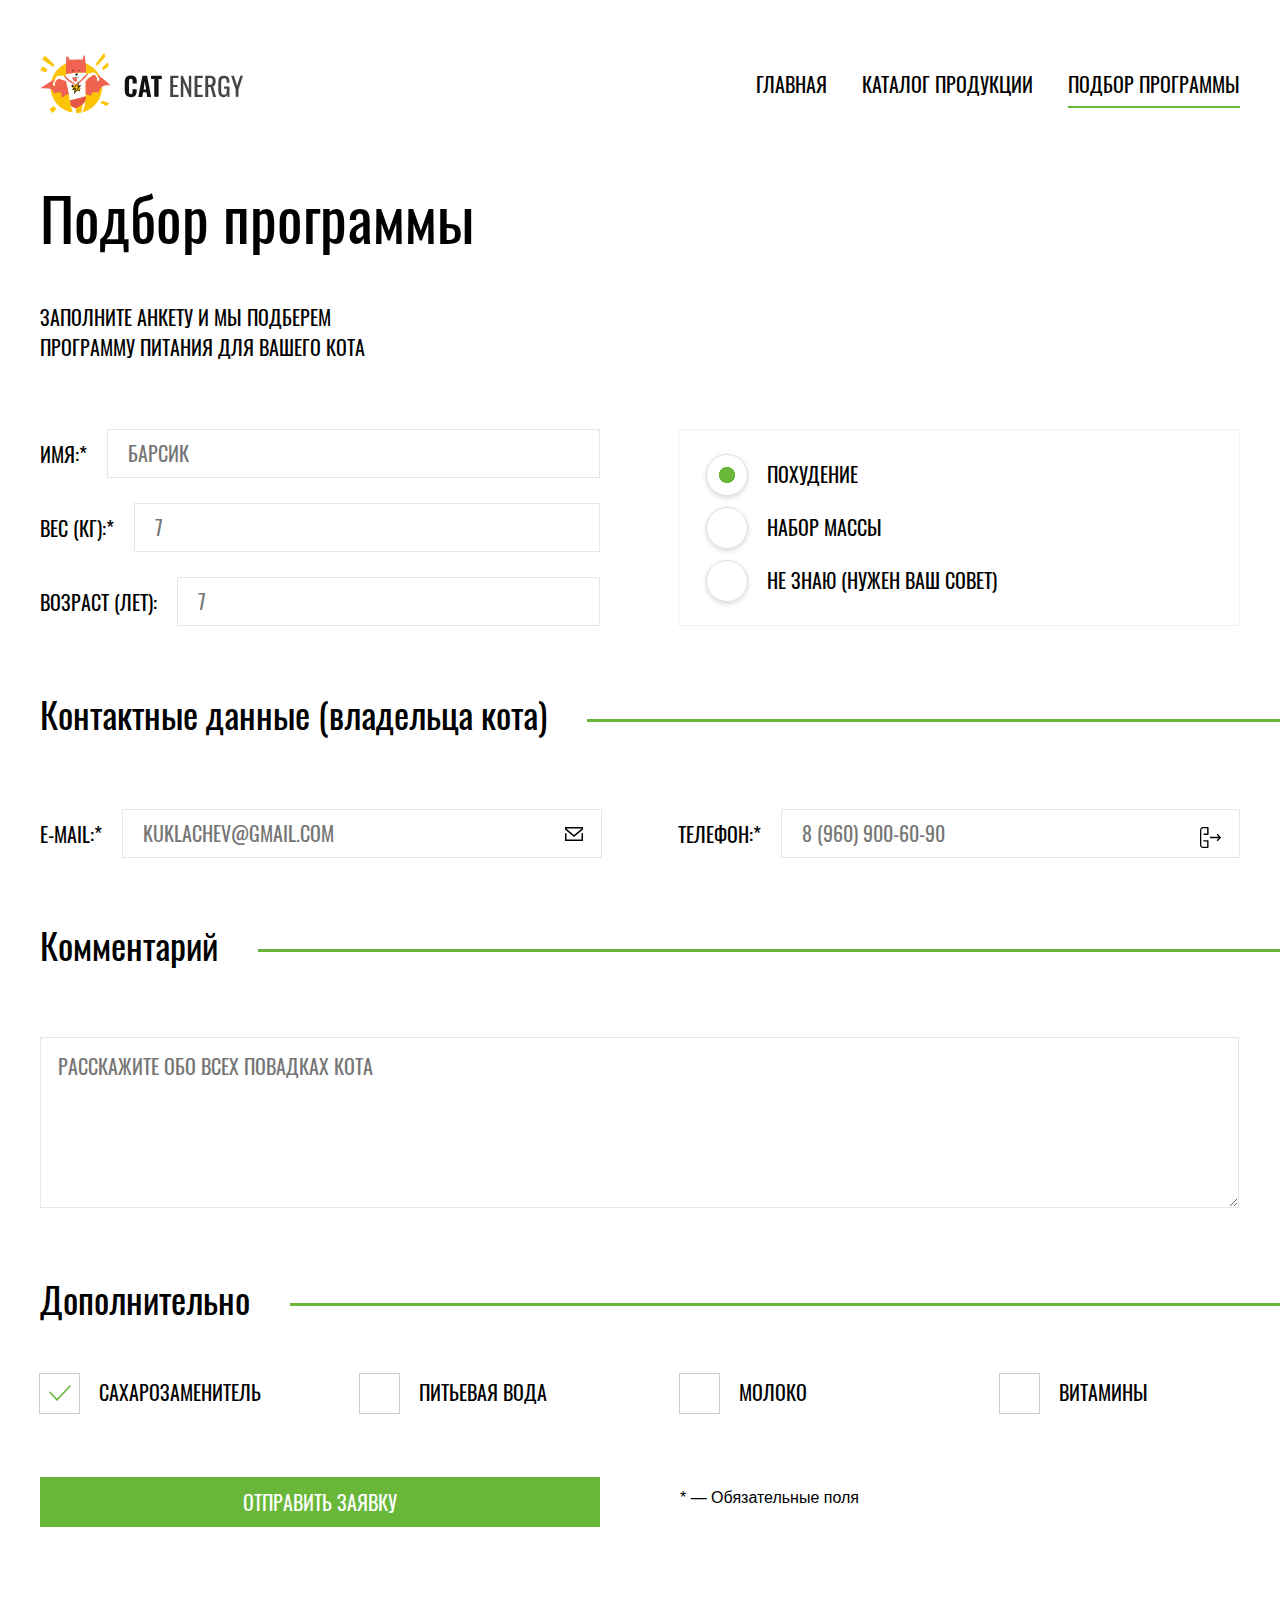
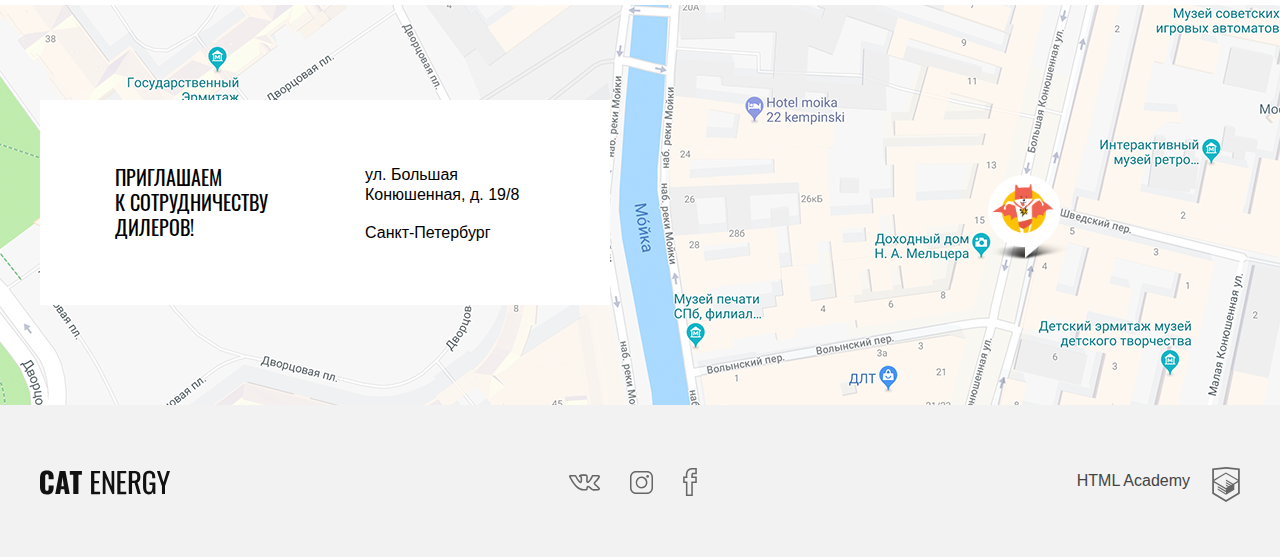
<file: form.html>
<!DOCTYPE html>
<html lang="ru">

<head>
  <meta charset="utf-8">
  <title>HTML Academy: Кэт энерджи</title>
  <meta name="viewport" content="width=device-width,initial-scale=1">
  <meta name="format-detection" content="telephone=no">
  <link href="css/style.min.css" rel="stylesheet">
  <link rel="preload" href="fonts/oswaldregular.woff2" as="font" crossorigin="anonymous">
  <link rel="preload" href="fonts/oswaldmedium.woff2" as="font" crossorigin="anonymous">
</head>

<body>

  <div style="display: none">
    <svg xmlns="http://www.w3.org/2000/svg" xmlns:xlink="http://www.w3.org/1999/xlink">
      <symbol id="icon-cat-pro" viewbox="0 0 134 56">
        <path d="M123.1 5.8c1.2-1.9 2.7-3.4 4.5-4.6 1-.7 1.6-.7 2.2.6.8 1.9 1.5 3.9.9 6-.2.8-.1 1.4.4 2.1.6.8 1.1 1.6 1.6 2.3 1.3 1.9 1.8 3.9.9 6.2-.4 1-.4 2-.2 3.1.2 1 .2 2 0 3-.3 1.6-1.1 2.7-2.7 3.2-1.3.3-2.4.9-3.2 2-.2.3-.5.5-.9.5-1.2.2-4.2-2.5-4.2-3.7v-.6c.1-3.6-.1-3.9-3.4-5.4-.7-.3-1.3-.6-1.8-1.2-.6-.8-1.4-.7-2.3-.4-.8.4-1.4.9-1.3 1.9.3 2.4.4 4.8.3 7.3 0 .3.1.6.2.8 3.1 4.5 4.3 9.8 5.8 14.9 1.2 3.9 3.4 6 7.4 6.3.6 0 1.3.2 1.9.3 1.8.3 2.9 1.5 3.4 3.2.7 2.1.3 2.6-1.8 2.6h-6.5c-.9 0-1.6-.2-2.3-.8-1-1-2.2-1.4-3.4-2-1.3-.6-2.6-1.3-3.4-2.6-1.1-1.7-2.6-3.1-4-4.5-2.8-2.9-5.8-5.7-8.4-8.7-1.9-2.2-3.2-4.6-3.2-7.6 0-.9-.2-1.3-1.2-.9-.3.2-.7.3-1 .3-2.8 0-4.2 1.7-5.2 4.2-.9 2.1-2.1 4.1-3.2 6.2-.5 1.1-1 2.6-1 4.2 0 2.4.6 3.2 2.8 4 1.4.5 2.7 1 3.4 2.4.8 1.6.6 2-1.1 2.1h-6.8c-.9 0-1.5-.3-1.9-1.1l-1.8-3c-1-1.7-1.4-3.4-.7-5.4.6-1.7.3-3.6.1-5.3-.4-2.6 0-4.9 1.7-7 .6-.7.6-1-.4-1.2-4.1-.8-8-2.3-11.8-4.1 0 0-.1 0-.1-.1-3.2-1.2-3.8-1-4.7 2.3-.8 2.8-1.6 5.6-2.2 8.5-.7 3.2.1 6.2 1.1 9.2.4 1.2 1.6 1.1 2.5 1.4 2 .6 3.7 1.4 4.5 3.5.7 1.6.6 1.8-1.1 1.8-1.7 0-3.4-.1-5.2 0-1.6.1-2.8-.5-4.2-1.4-4.8-3.2-6.2-8.1-6.6-13.4-.2-3.3-2-5.9-4.1-8.4-.4-.5-.8-.7-1.4-.3-2.1 1.3-4.5 2.1-6.7 3-4.8 1.8-9 4.6-12.2 8.8-1.2 1.5-1.9 3.2-2.2 5.1-.3 1.8.2 2.6 2 3.1 1.9.6 2.7 1.5 2.9 3.4.1.8-.2 1.2-1 1.2h-8.1c-.6 0-1-.4-1.3-.8-1.3-1.6-1.9-3.5-1.9-5.5-.1-3.5.3-6.9.9-10.3.4-2.1 1.4-3.8 3.4-4.8 5.9-2.8 9-8.1 11.8-13.6.6-1.1.1-1.3-.9-1.2-2.9.3-5.4 1.6-7.7 3.2-3 2.1-5.7 4.6-8.3 7.1-2.9 2.7-6.2 4.6-10.3 4.9C3.1 32.5-.3 28.4 0 21.8c.1-2.3.9-4.4 2.4-6.1 1.2-1.3 2.6-2 4.5-1.5 1.5.4 1.9 1.2 1.3 2.7-.3.6-.7 1.1-1 1.7-.4.6-.8 1.3-1 2-1.1 3 .4 5.1 3.5 5.4 3.3.3 6-1.1 8.5-3.1 3-2.4 5.7-5.2 8-8.3 3.7-4.8 8.5-7.3 14.4-8.1 2.3-.3 4.3-1.3 6.5-1.9 4.1-1.2 8.3-1.9 12.7-1.8 2 .1 3.9-.3 5.8-1.1 4.9-2 10-2 15.1-1 4 .8 8 1.8 11.9 2.8 2.2.5 4.7.3 7-.2 4.4-1 8.9-1.9 13.4-2 3-.1 5.9.4 8.6 1.7 2 .9 2 .9 1.5 2.8z">
        </path>
      </symbol>
      <symbol id="icon-cat-slim" viewbox="0 0 70 97">
        <path d="M54.8 0h-.4c-.7.4-1.1.9-1.4 1.6-.6 1.1-1 2.3-1.3 3.4-.2.8-.7 1.2-1.5 1.3-2.3.4-4 1.7-5.2 3.7-.7 1.3-1.3 2.6-1.8 3.9-1.4 3.7-2.5 7.5-3.8 11.2-.7 1.9-.8 1.9-2.7 1.9-2.3 0-2.1-.4-2.1 2.1 0 .8.2 1.2 1.1 1.2.3 0 .7-.1.8.2.1.3-.2.5-.4.7-1.2 1.3-2.7 2-4.3 2.4-1.9.5-3.8.9-5.7 1.5-4.7 1.6-9.1 3.8-12.6 7.6-2.1 2.3-3.5 5-4.7 7.8-3.8 8.7-5.6 17.8-7 27-.6 4.3-1.1 8.6-1.5 13C.2 92.7 0 94.8 0 97h33.3c.1-.5-.1-.9-.2-1.3-.7-1.8-2.1-2.7-3.8-3.1-.7-.2-.8-.4-.4-.9.7-.9 1.2-2 1.6-3.1 1.6-4.8 2.3-9.8 3.1-14.8.6-3.8 1.5-7.4 3.4-10.8 1.5-2.5 3.3-4.6 5.6-6.4.8-.6.9-.6 1 .4.1.7.1 1.4.2 2.2.3 4.7.3 9.5-.2 14.2-.3 3.7-.5 7.4-.2 11 .4 4.3 1.2 8.4 2.2 12.6h13.3c-.3-2.2-2.1-4-4.2-4.4-1.3-.2-2.5-.1-3.8.2-.6.1-.8 0-.9-.6-.4-5.3-.1-10.6 1-15.8 1.3-6 2.4-12.1 3.1-18.2.3-2.5 1-4.8 2.3-7 1.2-2.1 2.2-4.3 3.4-6.5.9-1.7 1.1-3.4.4-5.2-.3-.7-.5-1.4-.9-2.1-1-2-2-3.9-2.9-5.9-.5-1-.4-1.1.7-1.1 1.6 0 1.6 0 1.7-1.6v-.7c0-.7-.3-1.1-1-1h-1.5c-.7 0-.9-.3-.7-1 .6-2.3 2.8-4.1 5.1-4.4 2.2-.3 4.4 0 6.6.4.6.1 1 0 1.3-.6.4-1 .8-2 1.3-3 .2-.4.2-.8-.1-1.1-3.2-4.2-6.7-8-11.4-10.4-.5-.3-.8-.6-.9-1.1-.3-1.4-.7-2.8-1.3-4.2-.3-.7-.6-1.3-1.4-1.7z">
        </path>
      </symbol>
      <symbol id="icon-close" viewbox="0 0 18 18">
        <path d="M18 1.3L16.7 0 9 7.7 1.3 0 0 1.3 7.7 9 0 16.7 1.3 18 9 10.3l7.7 7.7 1.3-1.3L10.3 9z"></path>
      </symbol>
      <symbol id="icon-fb-mobile" viewbox="0 0 10 19">
        <path d="M7.1 19H2v-8.8H0V5.8h1.9c-.1-2 .2-3.4 1.1-4.4C3.8.5 5 .1 6.5 0H10v4.2H7.2c-.1.2-.2.8-.2 1.6h3v4.4H7.1V19zm-4-1h2.8V9.1h2.9V6.8H5.9v-.5c0-1.4 0-2.6.7-3.1l.1-.1h2.1V1H6.5c-1.2.1-2 .4-2.6 1-.8.8-1 2.3-.8 4.2l.1.6H1.1v2.3h2V18z">
        </path>
      </symbol>
      <symbol id="icon-fb" viewbox="34.789 -4.709 13.518 27.75">
        <path d="M44.32 23.041h-6.816V10.137h-2.715V3.763h2.629c-.202-2.887.298-5 1.519-6.444 1.039-1.229 2.583-1.911 4.588-2.026l4.782-.001v6.15h-3.755c-.166.315-.251 1.093-.252 2.321h3.978v6.375H44.32v12.903zm-5.316-1.5h3.816V8.637h3.957V5.263h-3.953l-.016-.734c-.044-2.04.002-3.784 1.007-4.46l.19-.127h2.801v-3.15h-3.239c-1.557.091-2.711.581-3.485 1.496-1.041 1.231-1.41 3.298-1.099 6.144l.092.832h-2.786v3.375h2.715v12.902z">
        </path>
      </symbol>
      <symbol id="icon-gift" viewbox="0 0 55.5 60">
        <path d="M52.3 12.2h-7c.5-.7.8-1.4 1.1-2.2.6-2 .4-4.1-.6-5.9-1-1.8-2.6-3.1-4.6-3.7-2-.6-4.1-.4-5.9.6-3.6 2-6.2 6.1-7.6 9-1.4-2.9-4-7.1-7.6-9-3.8-2-8.5-.6-10.5 3.1-1.4 2.7-1.2 5.8.5 8.1h-7c-1.7 0-3.1 1.4-3.1 3.1v9.4c0 1.7 1.4 3.1 3.1 3.1H4v26.1c0 3.3 2.7 6 6 6h35.5c3.3 0 6-2.7 6-6V27.8h.8c1.7 0 3.1-1.4 3.1-3.1v-9.4c.1-1.7-1.3-3.1-3.1-3.1zM36.5 3c1.3-.7 2.7-.8 4.1-.4 1.3.4 2.4 1.3 3.1 2.6.7 1.3.8 2.7.4 4.1-.4 1.2-1.1 2.2-2.2 2.9H29.4C30.5 9.6 33 5 36.5 3zM11.7 5.2C13.2 2.6 16.4 1.6 19 3c3.5 1.9 6 6.6 7.1 9.1H13.5c-2.3-1.4-3.1-4.5-1.8-6.9zm14.8 22.6v13.7H6.4V27.8h20.1zM6.4 53.9v-10h20.2v13.7H10c-2 0-3.6-1.7-3.6-3.7zm39.1 3.7H28.9V43.9h20.2v10c0 2-1.6 3.7-3.6 3.7zm3.6-16.1H28.9V27.8h20.2v13.7zm4-16.8c0 .4-.3.7-.7.7H3.2c-.4 0-.7-.3-.7-.7v-9.4c0-.4.3-.7.7-.7h49.2c.4 0 .7.3.7.7v9.4z">
        </path>
      </symbol>
      <symbol id="icon-htmlacademy" viewbox="0 0 50 50">
        <path d="M30.2 5H30L10.3 7.1v36.2L30 55l19.7-11.7V7.1L30.2 5zm17 36.8L30 52 12.8 41.8V27l17.1 10.2V39l-11.7-7v1.8L30 40.9v1.9l-11.8-7v1.8l11.8 7 11.9-7.1v-7.6l5.3-3.2v15.1zm-.1-17l-4.7 2.8-2.2 1.3-10.3-6.1v1.8l8.8 5.3h-.1l-.2.1-1.3.7-7.3-4.3v1.8l5.8 3.4-1.4.9-4.3-2.6v1.8l2.9 1.7-2.9 1.7-17-10.1 17-10.2 17.2 10zm.1-1.8L29.9 12.8 12.8 23V9.4L30 7.6l17.2 1.8V23z">
        </path>
      </symbol>
      <symbol id="icon-insta-mobile" viewbox="0 0 16 16">
        <style>
          .st0 {
            fill: #231f20
          }
        </style>
        <path class="st0" d="M11.8 1C13.6 1 15 2.4 15 4.2v7.7c0 1.7-1.4 3.1-3.1 3.1H4.2C2.4 15 1 13.6 1 11.8V4.2C1 2.4 2.4 1 4.2 1h7.6m0-1H4.2C1.9 0 0 1.9 0 4.2v7.7C0 14.1 1.9 16 4.2 16h7.7c2.3 0 4.2-1.9 4.2-4.2V4.2C16 1.9 14.1 0 11.8 0z">
        </path>
        <path class="st0" d="M8 4.9c1.7 0 3.1 1.4 3.1 3.1 0 1.7-1.4 3.1-3.1 3.1-1.7 0-3.1-1.4-3.1-3.1 0-1.7 1.4-3.1 3.1-3.1m0-1C5.7 3.9 3.9 5.7 3.9 8s1.8 4.1 4.1 4.1 4.1-1.8 4.1-4.1S10.3 3.9 8 3.9z">
        </path>
        <circle class="st0" cx="12.3" cy="3.7" r=".9"></circle>
      </symbol>
      <symbol id="icon-insta" viewbox="-3 -3 23 23">
        <path d="M14.002-1.501C16.482-1.501 18.5.519 18.5 3v11c0 2.481-2.018 4.5-4.498 4.5H3.01A4.504 4.504 0 0 1-1.488 14V3C-1.488.519.53-1.5 3.01-1.5h10.992m0-1.5H3.01C-.29-3-2.987-.301-2.987 3v11.001C-2.987 17.299-.29 20 3.01 20h10.995C17.301 20 20 17.299 20 13.999V3c0-3.301-2.699-6-5.998-6z">
        </path>
        <path d="M8.506 4.078a4.434 4.434 0 0 1 4.429 4.428c0 2.44-1.989 4.43-4.429 4.43a4.434 4.434 0 0 1-4.428-4.43 4.431 4.431 0 0 1 4.428-4.428m0-1.5a5.929 5.929 0 0 0 0 11.855c3.274 0 5.926-2.653 5.926-5.927S11.78 2.578 8.506 2.578z">
        </path>
        <circle cx="14.646" cy="2.379" r="1.341"></circle>
      </symbol>
      <symbol id="icon-mail" viewbox="0 0 17 13">
        <path d="M15.6 11.6H1.4V5.8H0V13h17V5.8h-1.4v5.8zM0 0v2.3l8.5 7.1L17 2.3V0H0zm15.6 1.6L8.5 7.5 1.4 1.6v-.2h14.2v.2z">
        </path>
      </symbol>
      <symbol id="icon-mobile-menu" viewbox="0 0 24 18">
        <path d="M0 16h24v2H0zm0-8h24v2H0zm0-8h24v2H0z"></path>
      </symbol>
      <symbol id="icon-phone" viewbox="0 0 20 20">
        <path d="M17.9 9.4H9.4v1.2h8.5l-2.1 2.1.9.9 3.1-3.1c.2-.2.2-.6 0-.9l-3.1-3.1-.9.9 2.1 2zM8.1 19.4v-6.2c0-.3-.3-.6-.6-.6H3.1c0 .7.6 1.2 1.2 1.2h2.5v5H3.1c-1 .1-1.8-.7-1.9-1.7v-14c0-1 .8-1.8 1.7-1.8H6.8v5H4.4c-.7 0-1.2.6-1.2 1.2h4.4c.3 0 .6-.3.6-.6V.6C8.1.3 7.8 0 7.5 0H3.1C1.5-.1.1 1.2 0 2.9V16.8c-.1 1.7 1.2 3.1 2.9 3.1H7.5c.3.1.6-.2.6-.5z"></path>
      </symbol>
      <symbol id="icon-plus-mobile" viewbox="0 0 30 30">
        <path fill="#231f20" d="M30 14H16V0h-2v14H0v2h14v14h2V16h14z"></path>
      </symbol>
      <symbol id="icon-plus" viewbox="0 0 60 60">
        <path fill="#231f20" d="M60 29.5H30.5V0h-1v29.5H0v1h29.5V60h1V30.5H60z"></path>
      </symbol>
      <symbol id="icon-right-arrow-long" viewbox="0 0 24.2 11">
        <path fill="#3f4242" d="M17.6 0l6.6 5.5-6.6 5.5V6.6H0V4.4h17.6z"></path>
      </symbol>
      <symbol id="icon-right-arrow-verylong" viewbox="0 0 32 11">
        <path fill="#3f4242" d="M25.4 0L32 5.5 25.4 11V6.6H0V4.4h25.4z"></path>
      </symbol>
      <symbol id="icon-tick" viewbox="0 0 21.1 15.5">
        <path d="M20.1 0L7.7 13.3 1 6.1 0 7.2l7.6 8.2.1.1L21 1.2l.1-.1z"></path>
      </symbol>
      <symbol id="icon-vk-mobile" viewbox="0 0 22 12">
        <path d="M17.6 12c-.3 0-.9-.1-1.5-.5-.5-.3-.9-.7-1.3-1.2-.3-.3-.9-.9-1.1-.9-.2.1-.4.7-.3 1.2 0 .1 0 .6-.3.9-.3.3-.8.4-.9.4h-1.4c-.7 0-3.2-.2-5.4-2.3C2.5 7.1.2 2.2.1 2 0 1.6-.1 1.2.2.9c.3-.3.8-.4 1-.4h3.1c.1 0 .4.1.7.3.3.2.4.5.5.6 0 0 .5 1.1 1.1 2 1 1.5 1.4 1.9 1.5 2 .1-.4.2-1.4.1-2.3 0-.4-.1-.8-.2-1-.1-.1-.3-.2-.5-.2l-.6-.5c0-.5.5-.9.9-1.1.5-.2 1.3-.3 2.3-.3h.5c.9 0 1.2.1 1.6.1 1.2.3 1.2 1.3 1.1 2.5v1.6c0 .3 0 .8.1 1 .2-.1.6-.5 1.5-1.9.6-.9 1-1.9 1.1-2.1.1-.3.4-.7 1.2-.7h3.4c.7 0 1.2.2 1.3.7.2.5.1 1.3-1.7 3.5-.3.3-.5.6-.7.9-.5.4-.9 1-.9 1.1 0 .1.5.5.9.9 1.1.9 1.9 1.7 2.2 2.3.4.6.3 1 .2 1.3-.3.7-1.2.7-1.4.8h-2.9zm-3.9-3.7c.7 0 1.2.6 1.8 1.2.4.4.7.8 1.1 1 .5.3 1 .3 1 .3h2.9c.1 0 .3-.1.4-.1 0 0 0-.1-.1-.1-.3-.5-1-1.3-2-2.1-.9-.7-1.3-1.1-1.4-1.7 0-.6.4-1.1 1.2-2.1.2-.2.4-.5.7-.8 1.1-1.4 1.4-2 1.5-2.3h-3.9c0 .4-.5 1.5-1.1 2.4-1.4 2.1-2 2.4-2.5 2.4-.1 0-.3 0-.4-.1-.7-.4-.7-1.4-.7-2.1V2.6c.1-1.3 0-1.3-.3-1.4-.3-.1-.5-.1-1.4-.1H10c-.5 0-1 0-1.4.1l.2.2c.4.5.4 1.5.4 1.7.1 1.3 0 2.9-.7 3.3-.1 0-.2.1-.4.1-.6 0-1.3-.7-2.5-2.5C5 2.9 4.5 1.8 4.5 1.8s0-.1-.1-.1-.2-.1-.2-.1h-3c.4.9 2.5 5 4.8 7.2 2 1.9 4.3 2 4.7 2h1.4s.2 0 .2-.1v-.1c0-.2 0-2 1.2-2.3h.2z">
        </path>
      </symbol>
      <symbol id="icon-vk" viewbox="3.007 11.628 30.004 15.761">
        <path d="M26.945 27.388c-.386 0-1.17-.082-2.075-.632-.642-.385-1.223-.968-1.784-1.532-.438-.44-1.171-1.177-1.447-1.177-.268.075-.481.921-.476 1.569.004.113-.001.774-.468 1.213-.425.4-1.088.485-1.216.498l-1.926.007c-.967 0-4.358-.218-7.429-3.021-3.674-3.358-6.835-9.798-6.968-10.07-.197-.462-.248-1.066.152-1.482.392-.413 1.081-.472 1.359-.479l4.083-.024.115.008c.091.014.567.095.957.349.388.247.59.651.626.73.01.021.649 1.432 1.475 2.684 1.312 1.99 1.896 2.455 2.103 2.562.188-.417.277-1.7.187-2.871.001-.493-.101-1.098-.252-1.278-.112-.134-.426-.253-.778-.294l-.722-.691c-.096-.658.635-1.226 1.149-1.446.737-.316 1.792-.382 3.147-.382l.71.005c1.235.012 1.622.081 2.149.191 1.702.361 1.64 1.729 1.567 3.312-.021.464-.046 1.001-.046 1.621 0 .151-.005.312-.011.479-.012.38-.032 1.038.093 1.304.219-.145.852-.665 2.072-2.483.783-1.165 1.4-2.539 1.517-2.803l.001-.001c.182-.43.608-.941 1.613-.946l4.274-.024c.012-.003.172-.016.377-.016.98 0 1.597.287 1.832.854.269.65.169 1.657-2.354 4.605-.37.432-.697.804-.982 1.127-.598.678-1.216 1.379-1.237 1.595.053.169.662.665 1.252 1.145 1.53 1.247 2.528 2.264 3.033 3.073.522.759.429 1.33.258 1.677-.424.864-1.638.973-1.877.985l-3.79.047a2.525 2.525 0 0 1-.263.012zm-5.307-4.84c.899 0 1.682.786 2.511 1.618.497.5 1.011 1.016 1.496 1.307.727.44 1.316.421 1.398.412l.103-.009 3.805-.047c.171-.012.411-.073.536-.136a1.167 1.167 0 0 0-.098-.167c-.449-.718-1.388-1.659-2.686-2.718-1.184-.963-1.801-1.465-1.865-2.244-.066-.805.493-1.439 1.607-2.703.28-.318.604-.685.967-1.109 1.559-1.821 1.957-2.64 2.058-2.956-.17-.029-.648-.021-.678-.018l-4.361.028c-.191.001-.249.035-.249.036-.176.414-.812 1.812-1.644 3.05-1.895 2.82-2.785 3.2-3.407 3.201-.204 0-.396-.05-.569-.148-1.003-.569-.963-1.834-.934-2.757.005-.149.01-.295.01-.431 0-.646.025-1.207.048-1.689.076-1.68.016-1.692-.379-1.776-.409-.086-.705-.147-1.856-.159l-.693-.005c-.624 0-1.343.014-1.906.098.092.074.18.157.259.251.588.704.604 1.951.601 2.194.13 1.646.061 3.796-1.018 4.313a1.365 1.365 0 0 1-.597.137c-.926 0-1.854-.885-3.425-3.267a22.863 22.863 0 0 1-1.587-2.887.47.47 0 0 0-.075-.094 1.133 1.133 0 0 0-.32-.116l-4.001.024c-.021.001-.045.002-.07.005.591 1.189 3.426 6.592 6.519 9.419 2.74 2.502 5.826 2.629 6.417 2.629l1.851-.003c.046-.01.218-.062.269-.1-.019.018-.01-.053-.01-.097-.003-.265.012-2.595 1.578-3.034.126-.034.259-.052.395-.052z">
        </path>
      </symbol>
    </svg>
  </div>
  <div class="wrapper">

    <header class="header">
      <a class="header__logo" href="index.html">
        <picture>
          <source media="(min-width: 1200px)" srcset="img/logo-desktop.svg">
          <source media="(min-width: 768px)" srcset="img/logo-tablet.svg">
          <img class="header__logo-image" src="img/logo-mobile.svg" width="191" height="39" alt="Cat energy logo">
        </picture>
      </a>
      <nav class="site-nav site-nav--opened site-nav--nojs">
        <button class="site-nav__toggle" type="button"><span class="visually-hidden">Открыть меню</span></button>
        <ul class="site-nav__list">
          <li class="site-nav__item"><a href="index.html" class="site-nav__link">Главная</a>
          </li>
          <li class="site-nav__item"><a href="catalog.html" class="site-nav__link">Каталог продукции</a></li>
          <li class="site-nav__item"><a href="form.html" class="site-nav__link  site-nav__link--active">Подбор
              программы</a></li>
        </ul>
      </nav>
    </header>

    <main class="main">
      <div class="main__wrapper">
      <form class="form" action="https://echo.htmlacademy.ru" method="POST">
        <h1 class="form__title">Подбор программы</h1>
        <p class="form__description">Заполните анкету и мы подберем программу питания для вашего кота</p>
        <div class="form__pet">
          <fieldset class="form__fieldset form__fieldset--pet">
            <legend class="visually-hidden">Данные питомца</legend>
            <div class="form__field field">
              <label class="field__label" for="pet-name">Имя:*</label>
              <input class="field__input" type="text" placeholder="Барсик" name="pet-name" id="pet-name" required="">
            </div>
            <div class="form__field field">
              <label class="field__label" for="pet-weigth">Вес (кг):*</label>
              <input class="field__input" type="number" placeholder="7" min="0" name="pet-weigth" id="pet-weigth" required="">
            </div>
            <div class="form__field field">
              <label class="field__label" for="pet-age">Возраст (лет):</label>
              <input class="field__input" type="number" placeholder="7" min="0" name="pet-age" id="pet-age">
            </div>
          </fieldset>

          <fieldset class="form__fieldset form__fieldset--program-type">
            <legend class="visually-hidden">Цель пограммы</legend>
            <div class="form__radio radio">
              <input class="visually-hidden radio__input" type="radio" name="program-type" id="weight-loss" checked="">
              <label class="radio__label" for="weight-loss" tabindex="0">Похудение</label>
            </div>
            <div class="form__radio radio">
              <input class="visually-hidden radio__input" type="radio" name="program-type" id="weight-gain">
              <label class="radio__label" for="weight-gain" tabindex="0">Набор массы</label>
            </div>
            <div class="form__radio radio">
              <input class="visually-hidden radio__input" type="radio" name="program-type" id="help">
              <label class="radio__label" for="help" tabindex="0">Не знаю (Нужен ваш совет)</label>
            </div>
          </fieldset>
        </div>

        <fieldset class="form__fieldset form__fieldset--owner">
          <h2 class="form__legend form__legend--width"><span class="form__span-width">Контактные данные (владельца кота)</span></h2>

          <div class="form__inner-owner">
            <div class="form__contacts field">
              <label class="field__label" for="email">E-MAIL:*</label>
              <input class="field__input" type="email" placeholder="kuklachev@gmail.com" id="email" name="email" required="">
              <svg class="field__icon" width="18" height="14">
                <use xlink:href="#icon-mail"></use>
              </svg>
            </div>
            <div class="form__contacts field">
              <label class="field__label" for="phone">Телефон:*</label>
              <input class="field__input" type="tel" placeholder="8 (960) 900-60-90" id="phone" name="phone" required="">
              <svg class="field__icon" width="21" height="21">
                <use xlink:href="#icon-phone"></use>
              </svg>
            </div>
          </div>
        </fieldset>

        <fieldset class="form__fieldset form__fieldset--comments">
          <h2 class="form__legend"><span>Комментарий</span></h2>
          <label class="visually-hidden" for="comment">Расскажите обо всех повадках кота</label>
          <textarea class="form__textarea textarea" name="comment" id="comment" placeholder="Расскажите обо всех повадках кота"></textarea>
        </fieldset>

        <fieldset class="form__fieldset form__fieldset--add-info">
          <h2 class="form__legend"><span>Дополнительно</span></h2>

          <div class="form__inner-checkbox">
            <div class="form__checkbox checkbox">
              <input class="visually-hidden checkbox__input" type="checkbox" id="sweetener" checked="">
              <label class="checkbox__label" for="sweetener">Cахарозаменитель</label>
            </div>
            <div class="form__checkbox checkbox">
              <input class="visually-hidden checkbox__input" type="checkbox" id="water">
              <label class="checkbox__label" for="water">Питьевая вода</label>
            </div>
            <div class="form__checkbox checkbox">
              <input class="visually-hidden checkbox__input" type="checkbox" id="milk">
              <label class="checkbox__label" for="milk">Молоко</label>
            </div>
            <div class="form__checkbox checkbox">
              <input class="visually-hidden checkbox__input" type="checkbox" id="vitamins">
              <label class="checkbox__label" for="vitamins">Витамины</label>
            </div>
          </div>
        </fieldset>
        <div class="form__container">
          <button class="form__button button" type="submit">Отправить заявку</button>
          <p class="form__required-text">* — Обязательные поля</p>
        </div>
      </form>
    </div>
    </main>

    <footer class="footer">
      <section class="footer__contacts contacts">
        <div class="contacts__wrapper">
          <h2 class="contacts__title"><span>Приглашаем</span> к сотрудничеству дилеров!</h2>
          <p class="contacts__addres">ул. Большая Конюшенная, д. 19/8 <span>Санкт-Петербург</span></p>
        </div>
        <div class="contacts__map" id="map">
          <span class="visually-hidden">Карта</span>
          <script src="https://api-maps.yandex.ru/2.1/?lang=ru_RU&amp;apikey=e8de7724-4389-4305-9e95-dcaf82fd0420" type="text/javascript"></script>
        </div>
      </section>
      <div class="footer__container">
        <a href="#" class="footer__logo">
          <img class="footer__logo-image" src="img/logo-footer.svg" width="130" height="25" alt="Cat energy">
        </a>
        <div class="footer__social social">
          <ul class="social__list">
            <li class="social__item">
              <a class="social__link social__link--vkontakte" href="https://vk.com/htmlacademy"><span class="visually-hidden">Мы в Вконтакте</span>
                <svg class="social__icon social__icon--vk" width="22" height="12">
                  <use xlink:href="#icon-vk"></use>
                </svg>
              </a>
            </li>
            <li class="social__item">
              <a class="social__link social__link--instagram" href="https://www.instagram.com/htmlacademy">
                <span class="visually-hidden">Мы в Инстаграме</span>
                <svg class="social__icon social__icon--insta" width="16" height="16">
                  <use xlink:href="#icon-insta"></use>
                </svg>
              </a>
            </li>
            <li class="social__item">
              <a class="social__link social__link--facebook" href="https://www.facebook.com/htmlacademy">
                <span class="visually-hidden">Мы в Фейсбуке</span>
                <svg class="social__icon social__icon--fb" width="10" height="19">
                  <use xlink:href="#icon-fb"></use>
                </svg>
              </a>
            </li>
          </ul>
        </div>
        <div class="footer__copyright copyright">
          <a class="copyright__link" href="https://htmlacademy.ru/intensive/adaptive">
            <span>HTML Academy</span>
            <svg class="copyriht__icon" width="35" height="50">
              <use xlink:href="#icon-htmlacademy"></use>
            </svg>
          </a>
        </div>
      </div>
    </footer>
  </div>
  <script src="js/menu.js"></script>
  <script src="js/map.js" type="text/javascript"></script>
  <script src="js/picturefill.min.js"></script>
</body>

</html>
</file>
<file: css/style.min.css>
html{line-height:1.15;-webkit-text-size-adjust:100%}body{margin:0;font-family:"Oswald","Arial",sans-serif;font-size:14px;color:#000;line-height:18px;font-weight:400}details,main{display:block}h1{font-size:2em;margin:.67em 0}hr{-webkit-box-sizing:content-box;box-sizing:content-box;height:0;overflow:visible}code,kbd,pre,samp{font-family:monospace,monospace;font-size:1em}a{background-color:transparent}abbr[title]{border-bottom:none;-webkit-text-decoration:underline dotted;text-decoration:underline dotted}b,strong{font-weight:bolder}small{font-size:80%}sub,sup{font-size:75%;line-height:0;position:relative;vertical-align:baseline}sub{bottom:-.25em}sup{top:-.5em}img{border-style:none}button,input,optgroup,select,textarea{font-family:inherit;font-size:100%;line-height:1.15;margin:0}button,input{overflow:visible}button,select{text-transform:none}[type=button],[type=reset],[type=submit],button{-webkit-appearance:button}[type=button]::-moz-focus-inner,[type=reset]::-moz-focus-inner,[type=submit]::-moz-focus-inner,button::-moz-focus-inner{border-style:none;padding:0}[type=button]:-moz-focusring,[type=reset]:-moz-focusring,[type=submit]:-moz-focusring,button:-moz-focusring{outline:1px dotted ButtonText}fieldset{padding:.35em .75em .625em}legend{color:inherit;display:table;max-width:100%;white-space:normal}progress{vertical-align:baseline}textarea{overflow:auto}[type=checkbox],[type=radio],legend{-webkit-box-sizing:border-box;box-sizing:border-box;padding:0}[type=number]::-webkit-inner-spin-button,[type=number]::-webkit-outer-spin-button{height:auto}[type=search]{-webkit-appearance:textfield;outline-offset:-2px}[type=search]::-webkit-search-decoration{-webkit-appearance:none}::-webkit-file-upload-button{-webkit-appearance:button;font:inherit}summary{display:list-item}[hidden],template{display:none}@font-face{font-family:"Oswald Medium";src:url(../fonts/oswaldmedium.woff2) format("woff2"),url(../fonts/oswaldmedium.woff) format("woff");font-weight:700;font-style:bold;font-display:swap}@font-face{font-family:"Oswald";src:url(../fonts/oswaldregular.woff2) format("woff2"),url(../fonts/oswaldregular.woff) format("woff");font-weight:400;font-style:normal;font-display:swap}input::-webkit-inner-spin-button,input::-webkit-outer-spin-button{-webkit-appearance:none;appearance:none;margin:0}input[type=number]{-webkit-appearance:textfield;-moz-appearance:textfield;appearance:textfield}input[type=number]:focus,input[type=number]:hover{-webkit-appearance:number-input;-moz-appearance:number-input;appearance:number-input}.visually-hidden:not(:focus):not(:active),input[type=checkbox].visually-hidden,input[type=radio].visually-hidden{position:absolute;width:1px;height:1px;margin:-1px;border:0;padding:0;white-space:nowrap;-webkit-clip-path:inset(100%);clip-path:inset(100%);clip:rect(0 0 0 0);overflow:hidden}.button{display:block;background-color:#68b738;color:#fff;text-transform:uppercase;font-size:16px;text-decoration:none;text-align:center}.button:active,.button:hover{background-color:#5eaa2f}.button:active{color:#8fc46e}.button--small{font-size:14px}.button--gray{background-color:#f2f2f2;color:#000}.button--gray:active,.button--gray:hover{background-color:#ebebeb}.button--gray:active{color:rgba(68,68,68,.3)}.header{background-color:#fff;padding-top:11px;padding-bottom:12px;border-bottom:1px solid #f2f2f2}@media (min-width:768px){.header{display:-webkit-box;display:-ms-flexbox;display:flex;-webkit-box-pack:justify;-ms-flex-pack:justify;justify-content:space-between;padding-right:32px;padding-top:24px;border:0;padding-bottom:12px}}@media (min-width:1200px){.header{padding-right:40px;padding-top:53px}}.header__logo:hover{opacity:.8}.header__logo:active{opacity:.6}.header__logo-image{padding-left:20px}@media (min-width:768px){.header__logo-image{padding-left:29px}}@media (min-width:1200px){.header__logo-image{padding-left:40px}}@media (min-width:768px){.header__logo img{display:block;width:174px;height:59px}}@media (min-width:1200px){.header__logo img{width:203px;height:60px}}.site-nav{position:relative;z-index:2}.site-nav__list{margin:0;padding:0;list-style:none}@media (min-width:768px){.site-nav__list{display:-webkit-box;display:-ms-flexbox;display:flex;-webkit-box-orient:horizontal;-webkit-box-direction:normal;-ms-flex-direction:row;flex-direction:row;-webkit-box-pack:justify;-ms-flex-pack:justify;justify-content:space-between}}.site-nav__item{text-align:center;border-top:1px solid #f2f2f2}@media (min-width:768px){.site-nav__item{padding-right:35px;padding-top:20px;border-top:none}.site-nav__item:last-child{padding-right:0}}@media (min-width:1200px){.site-nav__item{padding-right:35px;padding-top:21px}.site-nav__item:last-child{padding-right:0}}.site-nav__link{display:inline-block;text-decoration:none;color:#000;padding:20px 0;position:relative;font-size:20px;text-transform:uppercase;font-weight:500;line-height:20px}@media (min-width:768px){.site-nav__link{font-size:18px;font-weight:400;padding:0}}.site-nav__link:hover{opacity:.5}.site-nav__link:active{opacity:.3}@media (min-width:1200px){.site-nav__link{font-size:20px}}.site-nav__link--active{pointer-events:none}@media (min-width:768px){.site-nav__link--active::after{content:"";position:absolute;left:0;bottom:-10px;width:100%;height:2px;background-color:#68b738}}@media (min-width:768px) and (min-width:1200px){.site-nav__link--active::after{bottom:-14px}}@media (min-width:1200px){.site-nav__link--active-index::after{background-color:#fff}.site-nav__link--index{color:#fff}}.site-nav__toggle{position:absolute;top:-30px;right:0;margin-right:20px;display:block;width:24px;height:20px;background-color:#fff;cursor:pointer;border:0}@media (min-width:768px){.site-nav__toggle{display:none}}.site-nav--closed .site-nav__toggle::before{content:"";position:absolute;top:0;left:0;width:24px;height:2px;background-color:#000;-webkit-box-shadow:0 8px 0 0 #000,0 16px 0 0 #000;box-shadow:0 8px 0 0 #000,0 16px 0 0 #000}.site-nav--closed .site-nav__toggle:active::before{background-color:rgba(255,255,255,.3);-webkit-box-shadow:0 8px 0 0 rgba(255,255,255,.3),0 16px 0 0 rgba(255,255,255,.3);box-shadow:0 8px 0 0 rgba(255,255,255,.3),0 16px 0 0 rgba(255,255,255,.3)}.site-nav--opened .site-nav__toggle::after,.site-nav--opened .site-nav__toggle::before{content:"";position:absolute;top:10px;right:0;width:21px;height:2px;background-color:#000}.site-nav--opened .site-nav__toggle::before{-webkit-transform:rotate(45deg);transform:rotate(45deg);-webkit-box-shadow:none;box-shadow:none}.site-nav--opened .site-nav__toggle::after{-webkit-transform:rotate(-45deg);transform:rotate(-45deg)}.site-nav--opened .site-nav__toggle:active::after,.site-nav--opened .site-nav__toggle:active::before{background-color:rgba(255,255,255,.3)}@media (max-width:768px){.site-nav--closed .site-nav__list{display:none}}.site-nav--nojs .site-nav__toggle{display:none}.main{-webkit-box-flex:1;-ms-flex-positive:1;flex-grow:1}.main__wrapper{max-width:1300px;margin:0 auto}.promo-block{position:relative;color:#fff;padding:0 20px 20px}@media (min-width:768px){.promo-block{padding-left:120px;min-height:855px;padding-bottom:0}}@media (min-width:1200px){.promo-block{min-height:652px;padding-left:120px}}.promo-block::before{content:"";position:absolute;left:0;min-height:306px;width:100%;background-image:url(../img/index-background-mobile@1x.jpg);background-color:#68b738;background-position:bottom;background-repeat:no-repeat;background-size:cover;z-index:-1}.promo-block::before.webp{background-image:url(../img/index-background-mobile@1x.webp)}@media (-webkit-min-device-pixel-ratio:1.5) and (-webkit-min-device-pixel-ratio:1.5),(min-resolution:1.5dppx) and (min-resolution:144dpi){.promo-block::before{background-image:url(../img/index-background-mobile@2x.jpg)}.promo-block::before.webp{background-image:url(../img/index-background-mobile@2x.webp)}}@media (min-width:768px){.promo-block::before{display:none}}@media (min-width:1200px){.promo-block::before{display:block;width:50%;min-height:696px;top:-125px;right:0;left:inherit;background-image:url(../img/index-background-desktop@1x.jpg);background-color:#68b738;background-position:0;background-size:cover;bckground-repeat:no-repeat;z-index:1}.promo-block::before.webp{background-image:url(../img/index-background-desktop@1x.webp)}}@media (min-width:1200px) and (-webkit-min-device-pixel-ratio:1.5) and (-webkit-min-device-pixel-ratio:1.5),(min-width:1200px) and (min-resolution:1.5dppx) and (min-resolution:144dpi){.promo-block::before{background-image:url(../img/index-background-desktop@2x.jpg)}.promo-block::before.webp{background-image:url(../img/index-background-desktop@2x.webp)}}.promo-block__title{font-size:36px;line-height:36px;text-align:center;font-weight:400;margin:0 auto;padding:29px 15px 10px;width:250px}@media (min-width:768px){.promo-block__title{width:420px;font-size:60px;line-height:60px;padding-left:0;padding-top:45px;padding-bottom:31px;margin:0;text-align:left;color:#000}}@media (min-width:1200px){.promo-block__title{padding-top:95px}}.promo-block__slogan{text-transform:uppercase;text-align:center;padding-bottom:27px;padding-top:10px;margin:0}@media (min-width:768px){.promo-block__slogan{font-size:20px;line-height:20px;padding-left:0;text-align:left;color:#000;margin-bottom:20px}}@media (min-width:1200px){.promo-block__slogan{margin-bottom:27px}}.promo-block__product{display:block;margin:0 auto;width:280px;height:auto}@media (min-width:768px){.promo-block__product{position:absolute;z-index:-1;bottom:6px;left:31px;width:700px}}@media (min-width:1200px){.promo-block__product{z-index:1;right:-200px;bottom:140px;width:552px}}.promo-block__btn{width:100%;padding:10px 15px;text-align:center;line-height:20px;-webkit-box-sizing:border-box;box-sizing:border-box;margin-top:3px}@media (min-width:768px){.promo-block__btn{width:246px;font-size:20px;line-height:20px;-webkit-box-sizing:border-box;box-sizing:border-box;padding:17px 26px;text-align:left}}.programs{padding:0 20px}@media (min-width:768px){.programs{padding:0 30px}}@media (min-width:1200px){.programs{display:-webkit-box;display:-ms-flexbox;display:flex;padding:0 40px;-webkit-box-pack:justify;-ms-flex-pack:justify;justify-content:space-between}}.programs__item{margin-bottom:17px;-webkit-box-sizing:border-box;box-sizing:border-box}@media (min-width:768px){.programs__item{margin-bottom:30px}}@media (min-width:1200px){.programs__item{margin-bottom:20px;width:calc(50% - 40px);-webkit-box-sizing:border-box;box-sizing:border-box}}.programs-card{background-color:#f2f2f2;display:-webkit-box;display:-ms-flexbox;display:flex;-ms-flex-wrap:wrap;flex-wrap:wrap;padding:26px 17px 20px 20px;position:relative}@media (min-width:768px){.programs-card{padding:0}.programs-card:last-child .programs-card__description{padding-right:315px}}@media (min-width:1200px){.programs-card:last-child .programs-card__description{padding-right:25px}}.programs-card__title{text-transform:uppercase;font-size:24px;padding-left:20px;font-weight:400;margin:0;padding-top:8px;line-height:1.54}@media (min-width:768px){.programs-card__title{padding-top:77px;padding-bottom:18px;padding-left:53px;font-size:36px;line-height:1.03}}@media (min-width:1200px){.programs-card__title{padding:76px 0 0 214px;font-size:36px}}.programs-card__description{padding-bottom:20px;padding-top:23px;margin:0;font-family:"Arial","Tahoma",sans-serif;border-bottom:1px solid #d9d9d9;line-height:1.29}@media (min-width:768px){.programs-card__description{padding:6px 285px 56px 53px;font-size:16px;line-height:1.5;color:#444;border:0}}@media (min-width:1200px){.programs-card__description{font-size:16px;line-height:24px;padding:72px 52px 33px}}.programs-card__link{position:relative;text-decoration:none;text-transform:uppercase;font-size:16px;font-weight:400;padding-top:22px;color:#000;line-height:1}@media (min-width:768px){.programs-card__link{font-size:20px;padding-top:0;padding-left:53px;padding-bottom:60px}}@media (min-width:1200px){.programs-card__link{font-size:20px}}.programs-card__link:active{opacity:.3}.programs-card__link::after{content:"";position:absolute;width:25px;height:12px;background:url(../img/icon-right-arrow-long.svg) no-repeat center;-webkit-transform:translateY(-50%);transform:translateY(-50%);top:80%;right:-35px}@media (min-width:768px){.programs-card__link::after{right:-48px;top:12px}}@media (min-width:1200px){.programs-card__link::after{top:7px}}.programs-card__link:hover::after{width:34px;height:12px;right:-40px;background:url(../img/icon-right-arrow-verylong.svg) no-repeat center}@media (min-width:768px){.programs-card__link:hover::after{right:-58px}}.programs-card__link:active::after{opacity:.3}.programs-card__icon{position:relative;width:50px;height:50px;border-radius:50%;background-color:#68b738}@media (min-width:768px){.programs-card__icon{position:absolute;right:61px;top:93px;width:200px;height:200px}}@media (min-width:1200px){.programs-card__icon{right:inherit;top:45px;width:100px;height:100px;left:50px}}.programs-card__icon-item{position:absolute}.programs-card__icon-item--slim{left:8px;bottom:2px}@media (min-width:768px){.programs-card__icon-item--slim{width:69%;height:100%;left:30px;bottom:15px}}@media (min-width:1200px){.programs-card__icon-item--slim{left:15px;bottom:5px}}.programs-card__icon-item--pro{left:-12px;bottom:12px}@media (min-width:768px){.programs-card__icon-item--pro{width:135%;height:100%;left:-35px;top:4px}}@media (min-width:1200px){.programs-card__icon-item--pro{top:2px;left:-15px}}.advantages{padding:0 20px}@media (min-width:768px){.advantages{padding:0 30px;border-bottom:1px solid #f2f2f2}}@media (min-width:1200px){.advantages{padding:0 40px;border:0}}.advantages__title{font-size:36px;margin-top:19px;margin-bottom:30px;font-weight:400;line-height:1.67}@media (min-width:768px){.advantages__title{font-size:60px;margin:0;line-height:1;padding-top:20px;padding-bottom:73px}}@media (min-width:1200px){.advantages__title{margin-top:32px}}.advantages__item,.advantages__list{display:-webkit-box;display:-ms-flexbox;display:flex}.advantages__list{margin:0;list-style:none;-ms-flex-wrap:wrap;flex-wrap:wrap;padding:0 0 21px}.advantages__item{-webkit-box-sizing:border-box;box-sizing:border-box;margin-bottom:20px;position:relative;font-family:"Arial","Tahoma",sans-serif}@media (min-width:768px){.advantages__item{width:50%;display:block;margin-bottom:87px;padding-right:140px;min-height:230px;font-size:16px;line-height:24px}.advantages__item:nth-child(2n){padding-left:28px;padding-right:80px}.advantages__item:nth-last-child(-n+2){margin-bottom:37px}}@media (min-width:1200px){.advantages__item{width:25%;padding-right:40px;margin-bottom:0}.advantages__item:nth-child(2n){padding-left:20px;padding-right:5px}.advantages__item:nth-last-child(-n+2){padding-left:40px}.advantages__item:last-child{padding-left:60px;padding-right:0;margin-bottom:0}}.advantages__item::before{content:"";width:60px;height:60px;-ms-flex-negative:0;flex-shrink:0;background-color:#68b738;background-position:50%;background-repeat:no-repeat;display:block;margin-right:20px;background-size:55px}@media (min-width:768px){.advantages__item::before{margin-bottom:30px;width:80px;height:80px;background-size:50px}}@media (min-width:1200px){.advantages__item::before{margin-bottom:32px}}.advantages__item--benefit::before{background-image:url(../img/advantage-leaf@1x.png)}@media (-webkit-min-device-pixel-ratio:1.5) and (-webkit-min-device-pixel-ratio:1.5),(min-resolution:1.5dppx) and (min-resolution:144dpi){.advantages__item--benefit::before{background-image:url(../img/advantage-leaf@2x.png)}}.advantages__item--usability::before{background-image:url(../img/advantage-powder@1x.png)}@media (-webkit-min-device-pixel-ratio:1.5) and (-webkit-min-device-pixel-ratio:1.5),(min-resolution:1.5dppx) and (min-resolution:144dpi){.advantages__item--usability::before{background-image:url(../img/advantage-powder@2x.png)}}.advantages__item--economy::before{background-image:url(../img/advantage-dining@1x.png)}@media (-webkit-min-device-pixel-ratio:1.5) and (-webkit-min-device-pixel-ratio:1.5),(min-resolution:1.5dppx) and (min-resolution:144dpi){.advantages__item--economy::before{background-image:url(../img/advantage-dining@2x.png)}}.advantages__item--result::before{background-image:url(../img/advantage-clock@1x.png)}@media (-webkit-min-device-pixel-ratio:1.5) and (-webkit-min-device-pixel-ratio:1.5),(min-resolution:1.5dppx) and (min-resolution:144dpi){.advantages__item--result::before{background-image:url(../img/advantage-clock@2x.png)}}@media (min-width:768px){.advantages__item::after{content:"";position:absolute;left:130px;top:90px;color:#f2f2f2;z-index:-1;font-size:281px;font-weight:400;font-family:"Oswald","Arial",sans-serif}.advantages__item--benefit::after{content:"1";left:120px}.advantages__item--usability::after{content:"2";left:140px}}@media (min-width:1200px){.advantages__item--usability::after{left:130px}}@media (min-width:768px){.advantages__item--economy::after{content:"3";left:110px}}@media (min-width:1200px){.advantages__item--economy::after{left:150px}}@media (min-width:768px){.advantages__item--result::after{content:"4";left:141px}}@media (min-width:1200px){.advantages__item--result::after{left:170px}}.result,.result__list{display:-webkit-box;display:-ms-flexbox;display:flex}.result__list{-webkit-box-align:center;-ms-flex-align:center;align-items:center;margin:0 auto}@media (min-width:768px){.result__list{margin:0}}@media (min-width:1200px){.result__list{margin-top:20px}}.result__item{width:124px;margin-bottom:20px;border:1px solid #cdcdcd;border-radius:5px;display:-webkit-box;display:-ms-flexbox;display:flex;-webkit-box-sizing:border-box;box-sizing:border-box;position:relative;padding:20px;line-height:30px}@media (min-width:768px){.result__item{width:162px;padding:20px;margin-bottom:7px}}.result__item--cost{margin-left:30px}@media (min-width:768px){.result__item--cost{margin-left:40px}}.result__value{text-transform:uppercase;font-size:24px;line-height:24px;margin:auto}@media (min-width:768px){.result__value{font-size:30px;line-height:30px}}.result__info{font-family:"Arial","Tahoma",sans-serif;position:absolute;width:60px;margin:0 auto;left:0;right:0;bottom:-15px;font-size:12px;line-height:12px;text-align:center;background-color:#f2f2f2}@media (min-width:768px){.result__info{width:130px;bottom:-5px;background-color:#fff;font-size:14px}}@media (min-width:1200px){.result__info{background-color:#f2f2f2}}.result__cost{text-transform:uppercase;text-align:center;margin-bottom:33px;margin-top:10px;line-height:normal}@media (min-width:768px){.result__cost{width:180px;text-align:right;font-size:20px;line-height:30px;padding-top:5px;margin:0;display:-webkit-box;display:-ms-flexbox;display:flex;-ms-flex-wrap:nowrap;flex-wrap:nowrap;-webkit-box-orient:vertical;-webkit-box-direction:normal;-ms-flex-direction:column;flex-direction:column}}@media (min-width:1200px){.result__cost{width:100%;text-align:left;margin-top:45px;display:inline}.result__cost span{padding-right:63px}}.example{background-color:#f2f2f2;padding:17px 0 20px}@media (min-width:768px){.example{padding:0;background-color:#fff}}@media (min-width:1200px){.example{display:-webkit-box;display:-ms-flexbox;display:flex;-webkit-box-orient:vertical;-webkit-box-direction:normal;-ms-flex-direction:column;flex-direction:column;padding:0;background-color:#f2f2f2}}.example__title{font-size:36px;line-height:60px;margin:0;padding:0 20px;font-weight:400}@media (min-width:768px){.example__title{font-size:60px;padding:42px 30px}}@media (min-width:1200px){.example__title{background-color:#fff;padding-bottom:70px;padding-left:40px;padding-top:25px;line-height:1}}.example__description{margin:0;padding:23px 25px 25px 20px;font-family:"Arial","Tahoma",sans-serif;line-height:1.29}@media (min-width:768px){.example__description{font-size:16px;line-height:24px;padding:20px 40px 23px 30px}}@media (min-width:1200px){.example__description{padding:75px 63px 17px 40px;width:435px;margin-bottom:0}}@media (min-width:768px){.example__wrapper{display:-webkit-box;display:-ms-flexbox;display:flex;-webkit-box-orient:vertical;-webkit-box-direction:normal;-ms-flex-direction:column;flex-direction:column}}@media (min-width:1200px){.example__container,.example__wrapper{display:-webkit-box;display:-ms-flexbox;display:flex;-webkit-box-orient:vertical;-webkit-box-direction:normal;-ms-flex-direction:column;flex-direction:column}.example__container{-webkit-box-orient:horizontal;-ms-flex-direction:row;flex-direction:row;position:relative}}.example__result{display:-webkit-box;display:-ms-flexbox;display:flex;-webkit-box-orient:vertical;-webkit-box-direction:normal;-ms-flex-direction:column;flex-direction:column;-ms-flex-wrap:wrap;flex-wrap:wrap}@media (min-width:768px){.example__result{-webkit-box-orient:horizontal;-webkit-box-direction:normal;-ms-flex-direction:row;flex-direction:row;-webkit-box-pack:justify;-ms-flex-pack:justify;justify-content:space-between;margin-bottom:80px;margin-top:30px;padding-left:30px;padding-right:33px}}@media (min-width:1200px){.example__result{-webkit-box-orient:vertical;-webkit-box-direction:normal;-ms-flex-direction:column;flex-direction:column;padding-left:40px;margin-bottom:70px}}.example__slider{position:relative}@media (min-width:1200px){.example__slider{margin:0 auto}}.footer{display:-webkit-box;display:-ms-flexbox;display:flex;-webkit-box-orient:vertical;-webkit-box-direction:normal;-ms-flex-direction:column;flex-direction:column;background-color:#f2f2f2}.footer__logo{display:block;margin:0 auto;max-width:135px;padding:40px 0 28px}@media (min-width:768px){.footer__logo{margin:0;padding:5px 0 0}}.footer__logo:hover{opacity:.5}.footer__logo:active{opacity:.8}.footer__container{padding-left:20px;padding-right:20px}@media (min-width:768px){.footer__container{display:-webkit-box;display:-ms-flexbox;display:flex;-webkit-box-pack:justify;-ms-flex-pack:justify;justify-content:space-between;padding:47px 30px;-webkit-box-align:center;-ms-flex-align:center;align-items:center}}@media (min-width:1200px){.footer__container{padding:51px 40px}}.contacts{background-color:#fff}@media (min-width:1200px){.contacts{position:relative}}.contacts__wrapper{display:-webkit-box;display:-ms-flexbox;display:flex;-webkit-box-pack:justify;-ms-flex-pack:justify;justify-content:space-between;padding:26px 20px;background-color:#f2f2f2}@media (min-width:768px){.contacts__wrapper{padding-top:65px;padding-bottom:62px}}@media (min-width:1200px){.contacts__wrapper{-webkit-box-sizing:border-box;box-sizing:border-box;min-width:570px;min-height:203px;background:#fff;padding-top:65px;padding-bottom:62px;padding-left:25px;position:absolute;top:95px;left:40px;z-index:2}}.contacts__wrapper--index{background-color:#fff}.contacts__title{margin:0;width:50%;font-size:16px;line-height:20px;font-weight:400;text-transform:uppercase}.contacts__title span{display:block}@media (min-width:768px){.contacts__title{padding-left:50px;width:160px;font-size:20px;line-height:25px}}.contacts__addres{position:relative;margin:0;width:50%;-webkit-box-sizing:border-box;box-sizing:border-box;line-height:20px;font-family:"Arial","Tahoma",sans-serif}@media (min-width:768px){.contacts__addres{text-align:right;padding-right:55px;font-size:16px;line-height:20px;width:220px}}@media (min-width:1200px){.contacts__addres{text-align:left;padding-left:0;margin-right:5px}}@media (min-width:768px){.contacts__addres span{margin-top:15px;display:block}}@media (min-width:1200px){.contacts__addres span{margin-top:18px}}.contacts__map{position:relative;width:100%;height:360px;padding:0;margin:0;background-image:url(../img/bg-map-mobile@1x.png);background-repeat:no-repeat;background-size:cover;background-position:center;z-index:1}.contacts__map.webp{background-image:url(../img/bg-map-mobile@1x.webp)}@media (-webkit-min-device-pixel-ratio:1.5) and (-webkit-min-device-pixel-ratio:1.5),(min-resolution:1.5dppx) and (min-resolution:144dpi){.contacts__map{background-image:url(../img/bg-map-mobile@2x.png)}.contacts__map.webp{background-image:url(../img/bg-map-mobile@2x.webp)}}@media (min-width:768px){.contacts__map{background-image:url(../img/bg-map-tablet@1x.png);height:400px}.contacts__map.webp{background-image:url(../img/bg-map-tablet@1x.webp)}}@media (min-width:768px) and (-webkit-min-device-pixel-ratio:1.5) and (-webkit-min-device-pixel-ratio:1.5),(min-width:768px) and (min-resolution:1.5dppx) and (min-resolution:144dpi){.contacts__map{background-image:url(../img/bg-map-tablet@2x.png)}.contacts__map.webp{background-image:url(../img/bg-map-tablet@2x.webp)}}@media (min-width:1200px){.contacts__map{background-image:url(../img/bg-map-desktop@1x.png)}.contacts__map.webp{background-image:url(../img/bg-map-desktop@1x.webp)}}@media (min-width:1200px) and (-webkit-min-device-pixel-ratio:1.5) and (-webkit-min-device-pixel-ratio:1.5),(min-width:1200px) and (min-resolution:1.5dppx) and (min-resolution:144dpi){.contacts__map{background-image:url(../img/bg-map-desktop@2x.png)}.contacts__map.webp{background-image:url(../img/bg-map-desktop@2x.webp)}}.contacts__map::before{content:"";width:50px;height:50px;position:absolute;top:180px;left:125px;background-image:url(../img/map-pin.png);background-size:60px;background-repeat:no-repeat}@media (min-width:768px){.contacts__map::before{width:100px;height:100px;background-size:100px;left:302px;top:187px}}@media (min-width:1200px){.contacts__map::before{left:975px;top:170px}}.social{border-bottom:1px solid #cdcdcd;border-top:1px solid #cdcdcd;padding:20px 83px 20px 73px}@media (min-width:768px){.social{display:-webkit-box;display:-ms-flexbox;display:flex;border:0;padding:5px 0 0 7px}}.social__list{margin:0;padding:0;list-style:none;display:-webkit-box;display:-ms-flexbox;display:flex;-webkit-box-orient:horizontal;-webkit-box-direction:normal;-ms-flex-direction:row;flex-direction:row;-webkit-box-align:center;-ms-flex-align:center;align-items:center;-webkit-box-pack:justify;-ms-flex-pack:justify;justify-content:space-between}@media (min-width:768px){.social__list{padding-left:13px}.social__item{margin-right:30px}.social__item:last-child{margin-right:0}}.social__icon{fill:#666}.social__icon:hover{fill:#68b738}@media (min-width:768px){.social__icon--vk{width:31px;height:19px}.social__icon--insta{width:23px;height:23px}.social__icon--fb{width:14px;height:28px}}.copyright{display:-webkit-box;display:-ms-flexbox;display:flex;-webkit-box-pack:justify;-ms-flex-pack:justify;justify-content:space-between;padding:13px 0;-webkit-box-align:center;-ms-flex-align:center;align-items:center}@media (min-width:768px){.copyright{padding:0}}.copyright__link{font-size:16px;text-decoration:none;font-family:"Arial","Tahoma",sans-serif;color:#444;line-height:normal;display:-webkit-box;display:-ms-flexbox;display:flex;-ms-flex-wrap:nowrap;flex-wrap:nowrap;-webkit-box-orient:horizontal;-webkit-box-direction:normal;-ms-flex-direction:row;flex-direction:row;-webkit-box-pack:justify;-ms-flex-pack:justify;justify-content:space-between;width:100%;-webkit-box-align:center;-ms-flex-align:center;align-items:center}@media (min-width:768px){.copyright__link span{margin-right:15px}}.copyright__link:active{opacity:.3}.copyright__link:active .copyriht__icon{fill:#68b738;opacity:.3}.copyright__link:hover .copyriht__icon,.field__input:active+.field__icon{fill:#68b738}@media (min-width:768px){.copyright__link{margin-right:0}}@media (min-width:1200px){.copyright__link{margin-right:0}}.copyriht__icon{fill:#666}@media (min-width:768px){.catalog{padding-left:30px;padding-right:30px;margin-bottom:36px}}@media (min-width:1200px){.catalog{padding:0 40px;margin-bottom:44px}}.catalog__list{display:-webkit-box;display:-ms-flexbox;display:flex;-webkit-box-orient:vertical;-webkit-box-direction:normal;-ms-flex-direction:column;flex-direction:column}@media (min-width:768px){.catalog__list{-webkit-box-orient:horizontal;-webkit-box-direction:normal;-ms-flex-direction:row;flex-direction:row;-ms-flex-wrap:wrap;flex-wrap:wrap;margin-bottom:30px;-webkit-box-pack:justify;-ms-flex-pack:justify;justify-content:space-between}}.catalog__title{font-size:36px;font-weight:400;border-bottom:1px solid #f2f2f2;border-top:1px solid #f2f2f2;padding:14px 20px 28px;line-height:60px;margin:0}@media (min-width:768px){.catalog__title{border:0;font-size:60px;padding-left:0;padding-top:45px;padding-bottom:55px}}@media (min-width:1200px){.catalog__title{padding-left:0;padding-top:62px}}.catalog__item{border-bottom:1px solid #f2f2f2;-webkit-box-sizing:border-box;box-sizing:border-box}@media (min-width:768px){.catalog__item{width:calc(50% - 30px);margin-bottom:31px;min-height:432px}}@media (min-width:1200px){.catalog__item{width:calc(25% - 60px);margin-bottom:30px}.catalog__item:not(:nth-child(4n-3)){margin-left:80px}}@media (min-width:768px){.catalog__list{display:-webkit-box;display:-ms-flexbox;display:flex;-webkit-box-orient:horizontal;-webkit-box-direction:normal;-ms-flex-direction:row;flex-direction:row;-ms-flex-wrap:wrap;flex-wrap:wrap}}.product-card{display:-webkit-box;display:-ms-flexbox;display:flex;-ms-flex-wrap:wrap;flex-wrap:wrap;padding-bottom:21px}@media (min-width:768px){.product-card{-webkit-box-align:center;-ms-flex-align:center;align-items:center;-ms-flex-line-pack:end;align-content:flex-end;border:0;background:#fff;position:relative;z-index:1;padding-bottom:39px}}@media (min-width:1200px){.product-card{padding-bottom:40px}}@media (min-width:768px){.product-card::before{content:"";position:absolute;width:100%;height:calc(100% - 112px);bottom:0;left:0;z-index:-1;background:#f2f2f2}}.product-card__title{font-size:16px;font-weight:400;line-height:20px;text-transform:uppercase;margin-bottom:12px;padding-right:65px}@media (min-width:768px){.product-card__title{text-align:center;padding:0 60px;margin:29px 32px 18px;font-size:20px}}@media (min-width:1200px){.product-card__title{padding:0;margin:19px auto 18px;width:130px}}.product-card__info{font-size:12px;width:calc(100% - 20px)}.product-card__btn{width:calc(100% - 40px);padding-top:10px;padding-bottom:10px;margin:0 auto;line-height:1.25}@media (min-width:768px){.product-card__btn{width:calc(100% - 75px);padding-top:10px;padding-bottom:10px}}.product-card__image-wrapper{width:calc(50% - 20px);padding-left:20px}@media (min-width:768px){.product-card__image-wrapper{width:100%;padding-top:27px;padding-left:0;text-align:center}}@media (min-width:1200px){.product-card__image-wrapper{padding-top:30px}}.product-card__image{max-width:100%;height:auto}.product-card__description{width:50%;padding-top:5px}@media (min-width:768px){.product-card__description{width:100%}}@media (min-width:1200px){.product-card__description{padding-top:14px}}.info-table{font-family:"Arial","Tahoma",sans-serif;border-spacing:0;line-height:1.33}@media (min-width:768px){.info-table{padding-bottom:32px;border-spacing:0;padding-left:37px;padding-right:16px}}.info-table__row{font-size:12px;line-height:12px}@media (min-width:768px){.info-table__row{font-size:16px;line-height:16px}}.info-table__cell{padding-top:3px}@media (min-width:768px){.info-table__cell{padding-top:8px;padding-bottom:8px;border-bottom:1px solid #cdcdcd}}.info-table__cell:nth-child(even){text-align:right}.card-more{display:-webkit-box;display:-ms-flexbox;display:flex;-webkit-box-orient:vertical;-webkit-box-direction:normal;-ms-flex-direction:column;flex-direction:column;-webkit-box-align:center;-ms-flex-align:center;align-items:center;padding-top:25px;padding-bottom:26px}@media (min-width:768px){.card-more{border:1px solid rgba(205,205,205,.5);padding-top:0;margin-top:109px;min-height:432px;-ms-flex-line-pack:end;align-content:flex-end}}.card-more__title{text-transform:uppercase;font-size:16px;font-weight:400;margin-top:23px;margin-bottom:8px;line-height:1.25}@media (min-width:768px){.card-more__title{width:45%;text-align:center;margin-bottom:25px;margin-top:50px;font-size:20px;line-height:1}}@media (min-width:1200px){.card-more__title{width:55%}}.card-more__text{font-size:12px;margin-top:0;margin-bottom:20px;font-family:"Arial",sans-serif;line-height:1.33}@media (min-width:768px){.card-more__text{font-size:16px;line-height:normal;width:55%;text-align:center;margin-bottom:87px}}@media (min-width:1200px){.card-more__text{width:85%}}.card-more__icon{fill:#f2f2f2;opacity:.2}@media (min-width:768px){.card-more__icon{width:60px;height:60px;padding-top:54px}}@media (min-width:1200px){.card-more__icon{padding-top:56px}}.card-more__button{width:calc(100% - 40px);padding-top:9px;padding-bottom:11px;line-height:1.25}@media (min-width:768px){.card-more__button{width:calc(100% - 75px)}}.add-products{margin-bottom:15px}@media (min-width:1200px){.add-products{margin-bottom:8px}.add-products__item{display:-webkit-box;display:-ms-flexbox;display:flex;-ms-flex-wrap:nowrap;flex-wrap:nowrap;-webkit-box-pack:justify;-ms-flex-pack:justify;justify-content:space-between}}.add-products__inner{padding:0 20px}@media (min-width:768px){.add-products__inner{padding:0 30px}}@media (min-width:1200px){.add-products__inner{display:-webkit-box;display:-ms-flexbox;display:flex;padding-left:40px;padding-right:40px}}.add-products__title{position:relative;font-weight:400;font-size:24px;line-height:1;margin-top:29px;margin-bottom:34px;padding:0 20px}@media (min-width:768px){.add-products__title{margin-bottom:80px;font-size:36px;margin-top:0;padding:0 30px}}@media (min-width:1200px){.add-products__title{padding-left:0;margin-bottom:81px}}.add-products__title span{background:#fff;z-index:1;padding-right:20px}@media (min-width:768px){.add-products__title span{padding-left:39px;padding-right:36px}}@media (min-width:1200px){.add-products__title span{padding-left:40px}}.add-products__title::before{content:"";height:3px;position:absolute;background-color:#68b738;width:calc(100% - 20px);top:55%;z-index:-1}@media (min-width:768px){.add-products__title::before{left:-20px;top:60%;width:calc(100% + 20px)}}@media (min-width:1200px){.add-products__title::before{left:-70px;width:calc(100% + 70px)}}.add-products__list{margin-bottom:41px}@media (min-width:768px){.add-products__list{margin-bottom:70px}}@media (min-width:1200px){.add-products__list{width:calc(100% - 40px);margin-right:40px;margin-bottom:78px}}.add-products__offer{background-image:url(/../img/gift-photo-mobile@1x.jpg);background-color:#68b738;background-repeat:no-repeat;background-size:cover;background-position:center;display:-webkit-box;display:-ms-flexbox;display:flex;-webkit-box-orient:vertical;-webkit-box-direction:normal;-ms-flex-direction:column;flex-direction:column;-webkit-box-align:center;-ms-flex-align:center;align-items:center;padding-top:65px;padding-bottom:41px;margin-bottom:36px}@media (-webkit-min-device-pixel-ratio:1.5) and (-webkit-min-device-pixel-ratio:1.5),(min-resolution:1.5dppx) and (min-resolution:144dpi){.add-products__offer{background-image:url(../img/gift-photo-mobile@2x.jpg)}.add-products__offer.webp{background-image:url(../img/gift-photo-mobile@2x.webp)}}@media (min-width:768px){.add-products__offer{background-image:url(/../img/gift-photo-tablet@1x.jpg);-webkit-box-orient:horizontal;-webkit-box-direction:normal;-ms-flex-direction:row;flex-direction:row;-webkit-box-pack:justify;-ms-flex-pack:justify;justify-content:space-between;padding:65px 110px 69px 91px;-webkit-box-align:start;-ms-flex-align:start;align-items:flex-start;margin-bottom:75px}}@media (min-width:768px) and (-webkit-min-device-pixel-ratio:1.5) and (-webkit-min-device-pixel-ratio:1.5),(min-width:768px) and (min-resolution:1.5dppx) and (min-resolution:144dpi){.add-products__offer{background-image:url(../img/gift-photo-tablet@2x.jpg)}.add-products__offer.webp{background-image:url(../img/gift-photo-tablet@2x.webp)}}@media (min-width:1200px){.add-products__offer{-webkit-box-orient:vertical;-webkit-box-direction:normal;-ms-flex-direction:column;flex-direction:column;background-image:url(/../img/gift-photo-desktop@1x.jpg);-webkit-box-sizing:border-box;box-sizing:border-box;width:245px;margin-left:40px;padding-left:40px;padding-right:40px;padding-bottom:44px;height:289px}}@media (min-width:1200px) and (-webkit-min-device-pixel-ratio:1.5) and (-webkit-min-device-pixel-ratio:1.5),(min-width:1200px) and (min-resolution:1.5dppx) and (min-resolution:144dpi){.add-products__offer{background-image:url(../img/gift-photo-desktop@2x.jpg)}.add-products__offer.webp{background-image:url(../img/gift-photo-desktop@2x.webp)}}.add-products__gift-icon{fill:#fff}@media (min-width:1200px){.add-products__gift-icon{margin:0 auto}}.add-products__offer-text{color:#fff;font-size:16px;line-height:20px;font-family:"Arial","Tahoma",sans-serif;text-align:center;margin:0;padding:62px 48px 0 58px}@media (min-width:768px){.add-products__offer-text{margin:0;padding:6px 0 0;width:175px;text-align:left}}@media (min-width:1200px){.add-products__offer-text{text-align:center}}.add-card{display:-webkit-box;display:-ms-flexbox;display:flex;-ms-flex-wrap:wrap;flex-wrap:wrap;-webkit-box-orient:vertical;-webkit-box-direction:normal;-ms-flex-direction:column;flex-direction:column;border-bottom:1px solid rgba(205,205,205,.5);border-top:1px solid rgba(205,205,205,.5);padding-bottom:16px}@media (min-width:768px){.add-card{padding:22px 37px 25px;-webkit-box-orient:horizontal;-webkit-box-direction:normal;-ms-flex-direction:row;flex-direction:row;border:1px solid rgba(205,205,205,.5)}}@media (min-width:1200px){.add-card{-webkit-box-orient:horizontal;-webkit-box-direction:normal;-ms-flex-direction:row;flex-direction:row;-ms-flex-wrap:nowrap;flex-wrap:nowrap;padding:14px 0 13px;border-left:none;border-right:none;-webkit-box-align:center;-ms-flex-align:center;align-items:center}}.add-card__title{width:50%;font-weight:400;text-transform:uppercase;margin:0;padding-top:13px;line-height:1}@media (min-width:768px){.add-card__title{width:50%;font-size:20px;padding-top:0;line-height:normal}}@media (min-width:1200px){.add-card__title{width:32%;padding:0}}.add-card__detail{width:100%;padding-top:12px;padding-bottom:14px;font-family:"Arial","Tahoma",sans-serif;border-spacing:0;line-height:1}@media (min-width:768px){.add-card__detail{width:50%;-ms-flex-item-align:self-end;align-self:self-end;font-size:16px;padding-bottom:21px;padding-top:8px}}@media (min-width:1200px){.add-card__detail{-ms-flex-item-align:stretch;align-self:stretch;width:32%;padding:15px 3px 0 0}}.add-card__link{width:100%;padding:10px 0;line-height:1.25}@media (min-width:768px){.add-card__link{padding-top:11px;padding-bottom:12px}}@media (min-width:1200px){.add-card__link{width:27%;padding-top:11px;padding-bottom:12px}}.add-card__table-row{width:100%;text-align:right}.add-card__table-cell:nth-child(odd){text-align:left}@media (min-width:768px){.add-card__table-cell:nth-child(odd){text-align:right;width:71%}}@media (min-width:1200px){.add-card__table-cell:nth-child(odd){text-align:left}}.wrapper{display:-webkit-box;display:-ms-flexbox;display:flex;-webkit-box-orient:vertical;-webkit-box-direction:normal;-ms-flex-direction:column;flex-direction:column;min-height:100vh;min-width:320px;max-width:1440px;margin:0 auto}@media (min-width:768px){.form{margin-bottom:63px}}@media (min-width:1200px){.form{margin-bottom:0}}.form__pet{margin-bottom:28px}@media (min-width:768px){.form__pet{margin-bottom:66px}}@media (min-width:1200px){.form__pet{display:-webkit-box;display:-ms-flexbox;display:flex;-webkit-box-pack:justify;-ms-flex-pack:justify;justify-content:space-between;padding:0 40px;margin-bottom:40px}}.form__title{margin:0;font-size:36px;line-height:60px;font-weight:400;padding:16px 20px 0}@media (min-width:768px){.form__title{padding:46px 30px 30px;font-size:60px}}@media (min-width:1200px){.form__title{padding:62px 40px 31px}}.form__description{margin:24px 0 40px;text-transform:uppercase;padding:0 50px 0 20px}@media (min-width:768px){.form__description{font-size:20px;line-height:30px;padding:0 350px 0 70px;margin:24px 0 67px}}@media (min-width:1200px){.form__description{padding:0 40px;max-width:350px}}@media (min-width:768px){.form__inner-owner{padding:3px 40px 0;margin-top:72px;margin-bottom:58px}}@media (min-width:1200px){.form__inner-owner{display:-webkit-box;display:-ms-flexbox;display:flex;-webkit-box-pack:justify;-ms-flex-pack:justify;justify-content:space-between;padding-top:5px;margin-bottom:34px}}.form__inner-checkbox{padding-top:5px}@media (min-width:768px){.form__inner-checkbox{display:-webkit-box;display:-ms-flexbox;display:flex;-ms-flex-wrap:wrap;flex-wrap:wrap;padding:0;margin-top:60px}}@media (min-width:1200px){.form__inner-checkbox{display:-webkit-box;display:-ms-flexbox;display:flex;-ms-flex-wrap:nowrap;flex-wrap:nowrap;-webkit-box-pack:justify;-ms-flex-pack:justify;justify-content:space-between;padding:0 0 50px}}.form__container{padding:19px 18px 12px}@media (min-width:768px){.form__container{display:-webkit-box;display:-ms-flexbox;display:flex;padding:16px 17px 9px}}@media (min-width:1200px){.form__container{padding:0 40px 78px;-webkit-box-pack:justify;-ms-flex-pack:justify;justify-content:space-between}}.form__button{width:100%;border:0;padding:11px 15px;line-height:1}@media (min-width:768px){.form__button{width:calc(50% - 80px);font-size:20px;margin-left:50px;padding:17px 22px}}@media (min-width:1200px){.form__button{margin-left:0;width:calc(50% - 40px);padding:15px 22px}}.form__field{padding:0}@media (min-width:768px){.form__field{padding:0 50px}}@media (min-width:1200px){.form__field{padding:0}.form__field:last-child{margin-bottom:0}}.form__fieldset{border:0;border-bottom:1px solid #f2f2f2;padding:0;margin:0}@media (min-width:768px){.form__fieldset{border:0}}.form__radio{margin-bottom:18px;margin-top:5px;margin-left:45px;padding:0 20px}@media (min-width:768px){.form__radio{padding:0 55px;margin-left:33px;margin-bottom:23px}}.form__radio:last-child{margin-bottom:20px}.form__checkbox{margin-left:45px;margin-bottom:17px}@media (min-width:768px){.form__checkbox{width:calc(50% - 113px);margin-left:100px;margin-bottom:42px}}@media (min-width:1200px){.form__checkbox{width:calc(25% - 80px);margin-bottom:20px;margin-left:99px}}.form__fieldset--program-type{margin-top:16px;padding-bottom:5px}@media (min-width:768px){.form__fieldset--program-type{border:1px solid #f2f2f2;margin-left:70px;margin-right:70px;margin-top:0;padding-top:21px;padding-bottom:10px}}@media (min-width:1200px){.form__fieldset--program-type{width:calc(50% - 40px);margin:0 0 20px;padding-top:24px}}.form__fieldset--pet{padding-bottom:10px;padding-left:20px;padding-right:20px}@media (min-width:768px){.form__fieldset--pet{padding-bottom:53px}}@media (min-width:1200px){.form__fieldset--pet{width:calc(50% - 40px);padding:0}}.form__fieldset--comments{border:0;padding:12px 20px 20px}@media (min-width:768px){.form__fieldset--comments{padding:0 30px;margin-top:0}}@media (min-width:1200px){.form__fieldset--comments{padding:0}}.form__fieldset--owner{padding:0 20px}@media (min-width:768px){.form__fieldset--owner{padding:0 30px}}@media (min-width:1200px){.form__fieldset--owner{padding:0}}.form__contacts{position:relative}@media (min-width:768px){.form__contacts{padding-top:1px}}@media (min-width:1200px){.form__contacts{width:calc(50% - 38px)}}.form__fieldset--add-info{border:0;padding:5px 20px}@media (min-width:768px){.form__fieldset--add-info{padding:0 30px;margin-top:20px}}@media (min-width:1200px){.form__fieldset--add-info{padding:0}}.form__legend{font-size:24px;font-weight:400;position:relative;margin:0 0 35px;line-height:1}@media (min-width:768px){.form__legend{margin-top:10px;margin-bottom:10px;font-size:36px}}.form__fieldset .form__span-width{width:200px;display:block;-webkit-box-sizing:border-box;box-sizing:border-box;padding:0}@media (min-width:768px){.form__fieldset .form__span-width{display:inline;padding-left:40px;padding-right:40px;font-size:36px}}.form__legend::before{content:"";height:3px;position:absolute;background-color:#68b738;width:calc(100% + 20px);top:50%;z-index:-1}@media (min-width:768px){.form__legend::before{left:-30px;width:calc(100% + 60px);top:60%}}@media (min-width:1200px){.form__legend::before{left:-70px;width:calc(100% + 70px);top:61%}}.form__legend--width::before{top:14px}@media (min-width:768px){.form__legend--width::before{top:23px}}.form__legend span{background:#fff;z-index:1;padding-right:20px}@media (min-width:768px){.form__legend span{padding-left:40px;padding-right:40px}}.form__required-text{margin:20px 0 22px;text-align:center;font-family:"Arial","Tahoma",sans-serif}@media (min-width:768px){.form__required-text{margin:0 50px;padding-top:18px;padding-left:10px;font-size:16px}}@media (min-width:1200px){.form__required-text{width:calc(50% - 40px);margin:0;text-align:left;padding-top:12px}}@media (min-width:768px){.form__textarea{margin-left:40px;margin-right:40px}}.form__textarea:focus{outline:2px solid #000}.form__textarea:active{border:2px solid #000}.form__textarea:hover{border:1px solid #cdcdcd}.field{display:-webkit-box;display:-ms-flexbox;display:flex;-webkit-box-align:center;-ms-flex-align:center;align-items:center;margin-bottom:15px}@media (min-width:768px){.field{margin-bottom:24px}}@media (min-width:1200px){.field{padding:0;margin-bottom:25px}}.field__label{text-transform:uppercase;font-size:16px;white-space:nowrap;line-height:1}@media (min-width:768px){.field__label{font-size:20px}}.field__input{width:100%;margin-left:15px;text-transform:uppercase;padding:12px;border:1px solid;border-color:rgba(205,205,205,.5);font-size:16px}.field__input:focus{outline:2px solid #000}.field__input:active{border:2px solid #000}.field__input:invalid:not(:focus):not(:placeholder-shown){border:2px solid #ff8282}.field__input:invalid:not(:focus):not(:placeholder-shown)+.field__icon{fill:#ff8282}.field__input:hover{border:1px solid #cdcdcd}@media (min-width:768px){.field__input{font-size:20px;margin-left:20px;padding:12px 20px}}.field__icon{position:absolute;right:13px;top:13px}@media (min-width:768px){.field__icon{top:18px}}@media (min-width:1200px){.field__icon{right:19px}}.radio__label{text-transform:uppercase;font-size:16px;position:relative;display:block;-webkit-user-select:none;-moz-user-select:none;-ms-user-select:none;user-select:none;cursor:pointer;line-height:normal}@media (min-width:768px){.radio__label{font-size:20px}}.radio__label::before{content:"";display:block;position:absolute;left:-47px;top:-3px;width:30px;height:30px;border:1px solid #dcdcdc;-webkit-box-shadow:0 2px 5px 0 rgba(0,0,0,.15);box-shadow:0 2px 5px 0 rgba(0,0,0,.15);border-radius:50%}@media (min-width:768px){.radio__label::before{width:40px;height:40px;top:-5px;left:-61px}}.radio__label:hover::before{-webkit-box-shadow:0 3px 5px 0 rgba(0,0,0,.25);box-shadow:0 3px 5px 0 rgba(0,0,0,.25)}.radio__label:active::before{-webkit-box-shadow:0 3px 5px 0 rgba(0,0,0,.3);box-shadow:0 3px 5px 0 rgba(0,0,0,.3);border:solid 2px #68b738;outline:0}.radio__input:checked+.radio__label::before{content:"";position:absolute;width:30px;height:30px;border-radius:50%;background:radial-gradient(circle,#68b738 6px,#fff 0);left:-47px;top:-3px}@media (min-width:768px){.radio__input:checked+.radio__label::before{width:40px;height:40px;top:-5px;left:-61px;background:radial-gradient(circle,#68b738 8px,#fff 0)}}.textarea{width:calc(100% - 15px);border:1px solid;border-color:rgba(205,205,205,.5);min-height:120px;text-transform:uppercase;font-size:16px;padding:14px 0 14px 14px}@media (min-width:768px){.textarea{width:calc(100% - 96px);font-size:20px;min-height:138px;padding-left:17px;padding-top:15px;margin-top:64px;margin-bottom:36px}}@media (min-width:1200px){.textarea{padding-top:17px;width:calc(100% - 100px);margin-bottom:40px}}.checkbox__label{text-transform:uppercase;font-size:16px;position:relative;-webkit-user-select:none;-moz-user-select:none;-ms-user-select:none;user-select:none;cursor:pointer;display:block;line-height:normal}.checkbox__label:active{opacity:.3}@media (min-width:768px){.checkbox__label{font-size:20px}}.checkbox__label::before{content:"";display:block;position:absolute;left:-45px;top:-5px;width:30px;height:30px;border:1px solid #cdcdcd}@media (min-width:768px){.checkbox__label::before{width:39px;height:39px;top:-4px;left:-60px}}.checkbox__label:hover::before{border:solid 1px #ebebeb}.checkbox__label:active::before{border:solid 1px #ebebeb;opacity:.3}.checkbox__input:focus+label::before{outline:solid 2px #ebebeb}.checkbox__input:checked+.checkbox__label::before{content:"";position:absolute;width:30px;height:30px;left:-45px;top:-5px;border:1px solid #cdcdcd;background-image:url(../img/icon-tick.svg);background-repeat:no-repeat;background-position:center;background-size:22px}@media (min-width:768px){.checkbox__input:checked+.checkbox__label::before{width:39px;height:39px;top:-4px;left:-60px}}.slider{overflow-y:hidden;width:320px;margin:0 auto}@media (min-width:768px){.slider{width:100%;position:relative}}@media (min-width:1200px){.slider{width:calc(50% + 80px);position:absolute;top:-186px;left:calc(50% - 80px);margin-top:0;overflow:visible}}.slider__wrapper{display:-webkit-box;display:-ms-flexbox;display:flex;-ms-flex-wrap:wrap;flex-wrap:wrap}@media (min-width:1200px){.slider__wrapper{margin-left:76px}}.slider__img-wrapper{position:relative;min-height:300px;width:50%}.slider__img-wrapper:nth-child(2) .slider__img{right:calc(100% - 160px);left:auto;top:0;z-index:-2}@media (min-width:768px){.slider__img-wrapper{min-height:631px;overflow:hidden;background-image:linear-gradient(to bottom,#fff 169px,#f2f2f2 169px)}.slider__img-wrapper:nth-child(2){background-image:linear-gradient(to bottom,#fff 169px,#eaeaea 169px);z-index:1}.slider__img-wrapper:nth-child(2) .slider__img{right:calc(100% - 352px)}}@media (min-width:1200px){.slider__img-wrapper{min-height:671px;margin-bottom:6px}.slider__img-wrapper:nth-child(1){background-image:linear-gradient(to bottom,#fff 186px,#f2f2f2 186px)}.slider__img-wrapper:nth-child(1) .slider__img{left:calc(100% - 365px)}.slider__img-wrapper:nth-child(2){background-image:linear-gradient(to bottom,#fff 186px,#eaeaea 186px)}.slider__img-wrapper:nth-child(2) .slider__img{right:calc(100% - 325px)}}.slider__img{width:320px;position:absolute;right:calc(100% - 200px);top:0;left:0}@media (min-width:768px){.slider__img{width:690px;left:calc(100% - 338px);height:auto}}.slider__range{display:-webkit-box;display:-ms-flexbox;display:flex;-webkit-box-pack:justify;-ms-flex-pack:justify;justify-content:space-between;-webkit-box-align:center;-ms-flex-align:center;align-items:center;width:198px;margin:-31px auto 15px;padding-left:5px;position:relative;z-index:1}@media (min-width:768px){.slider__range{width:573px;margin:0;position:absolute;bottom:67px;left:50%;-webkit-transform:translateX(-50%);transform:translateX(-50%);padding-left:0}}@media (min-width:1200px){.slider__range{bottom:93px;padding-left:81px}}.slider__range-field{position:relative;-webkit-box-sizing:border-box;box-sizing:border-box;height:14px;-webkit-box-flex:1;-ms-flex-positive:1;flex-grow:1;border-radius:6px;border:solid 1px #dcdcdc;background-color:#fff;padding:3px 5px;margin:0 18px}@media (min-width:768px){.slider__range-field{height:6px;border-radius:3px;background-color:#dcdcdc;border:0;margin:0 23px;cursor:pointer}}.slider__range-slider{position:absolute;top:3px;left:5px;right:50%;height:6px;background-color:#68b738;border-radius:3px}@media (min-width:768px){.slider__range-slider{top:-15px;left:auto;margin-right:-20px;width:35px;height:35px;border-radius:50%;border:1px solid #dcdcdc;background:radial-gradient(circle,#68b738 4px,#fff 0);-webkit-box-shadow:0 2px 5px 0 rgba(0,0,0,.15);box-shadow:0 2px 5px 0 rgba(0,0,0,.15);cursor:pointer}.slider__range-slider:hover{-webkit-box-shadow:0 3px 5px 0 rgba(0,0,0,.25);box-shadow:0 3px 5px 0 rgba(0,0,0,.25)}.slider__range-slider:active{border:2px solid #68b738;-webkit-box-shadow:0 4px 5px 0 rgba(0,0,0,.3);box-shadow:0 4px 5px 0 rgba(0,0,0,.3)}}@media (min-width:1200px){.slider__range-slider{margin-right:-20px;top:-14px}}.slider__range-btn{background:0 0;border:0;text-transform:uppercase;font-size:16px;color:#111;line-height:1.25;padding:3px 0;cursor:pointer}@media (min-width:768px){.slider__range-btn{font-size:20px;border-bottom:2px dotted rgba(0,0,0,.2);padding-top:5px}.slider__range-btn:hover{border-bottom:1px solid rgba(0,0,0,.4);padding-bottom:4px}.slider__range-btn:active{border-bottom:none;padding-bottom:5px}.slider__range-btn--after{position:relative;left:-3px}}
/*# sourceMappingURL=style.min.css.map */
</file>
